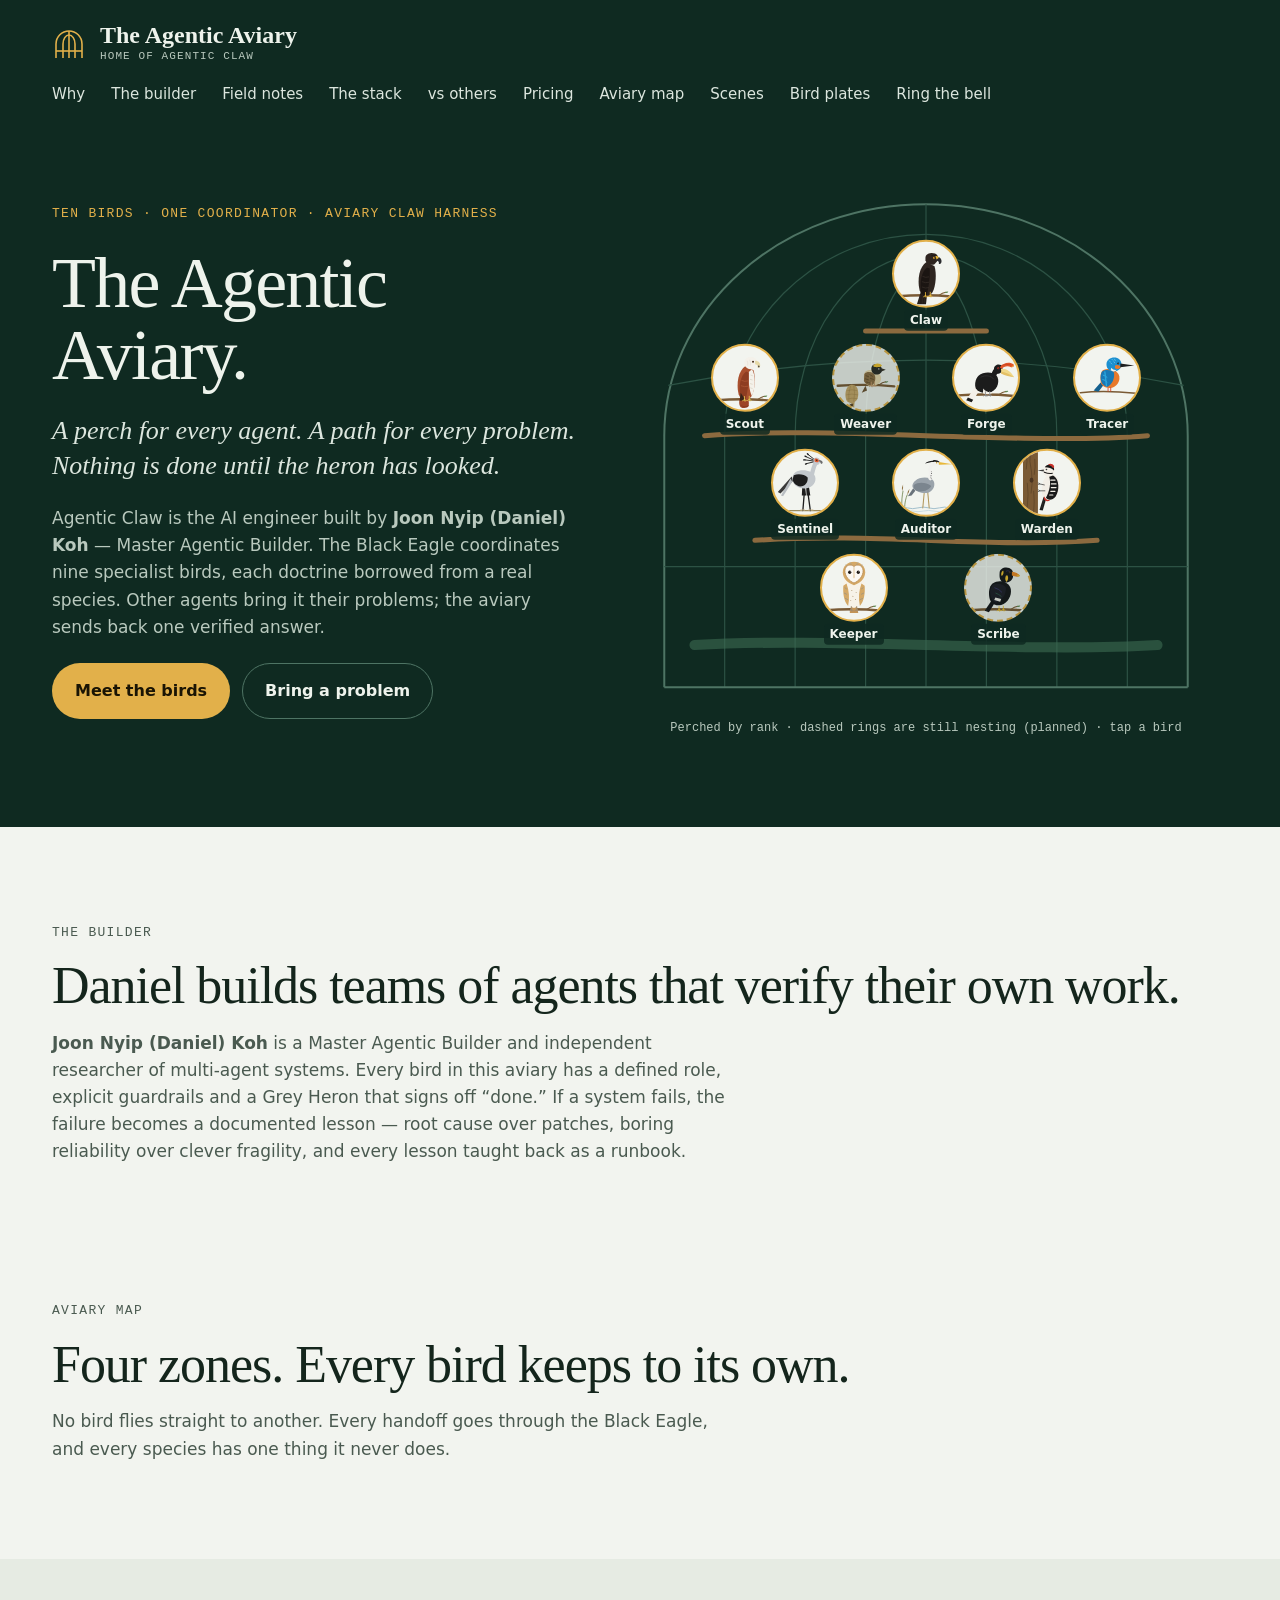
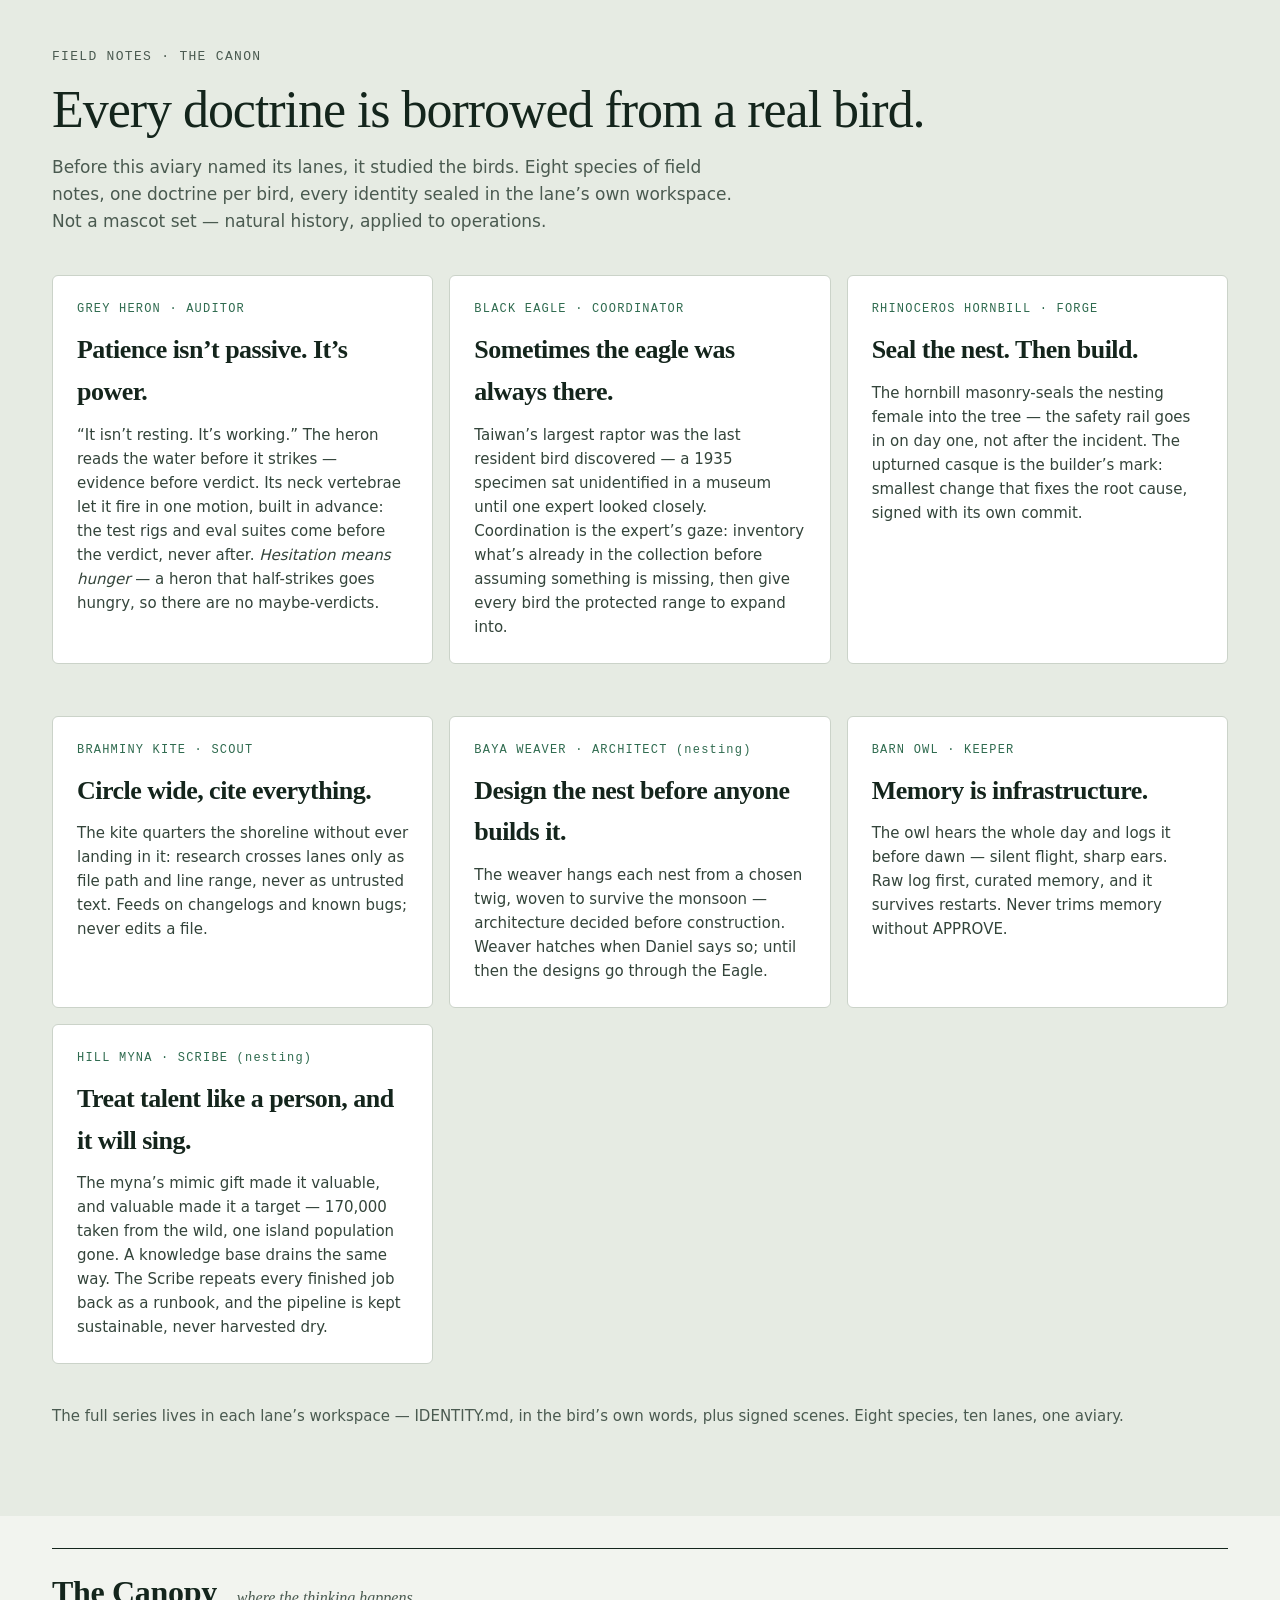
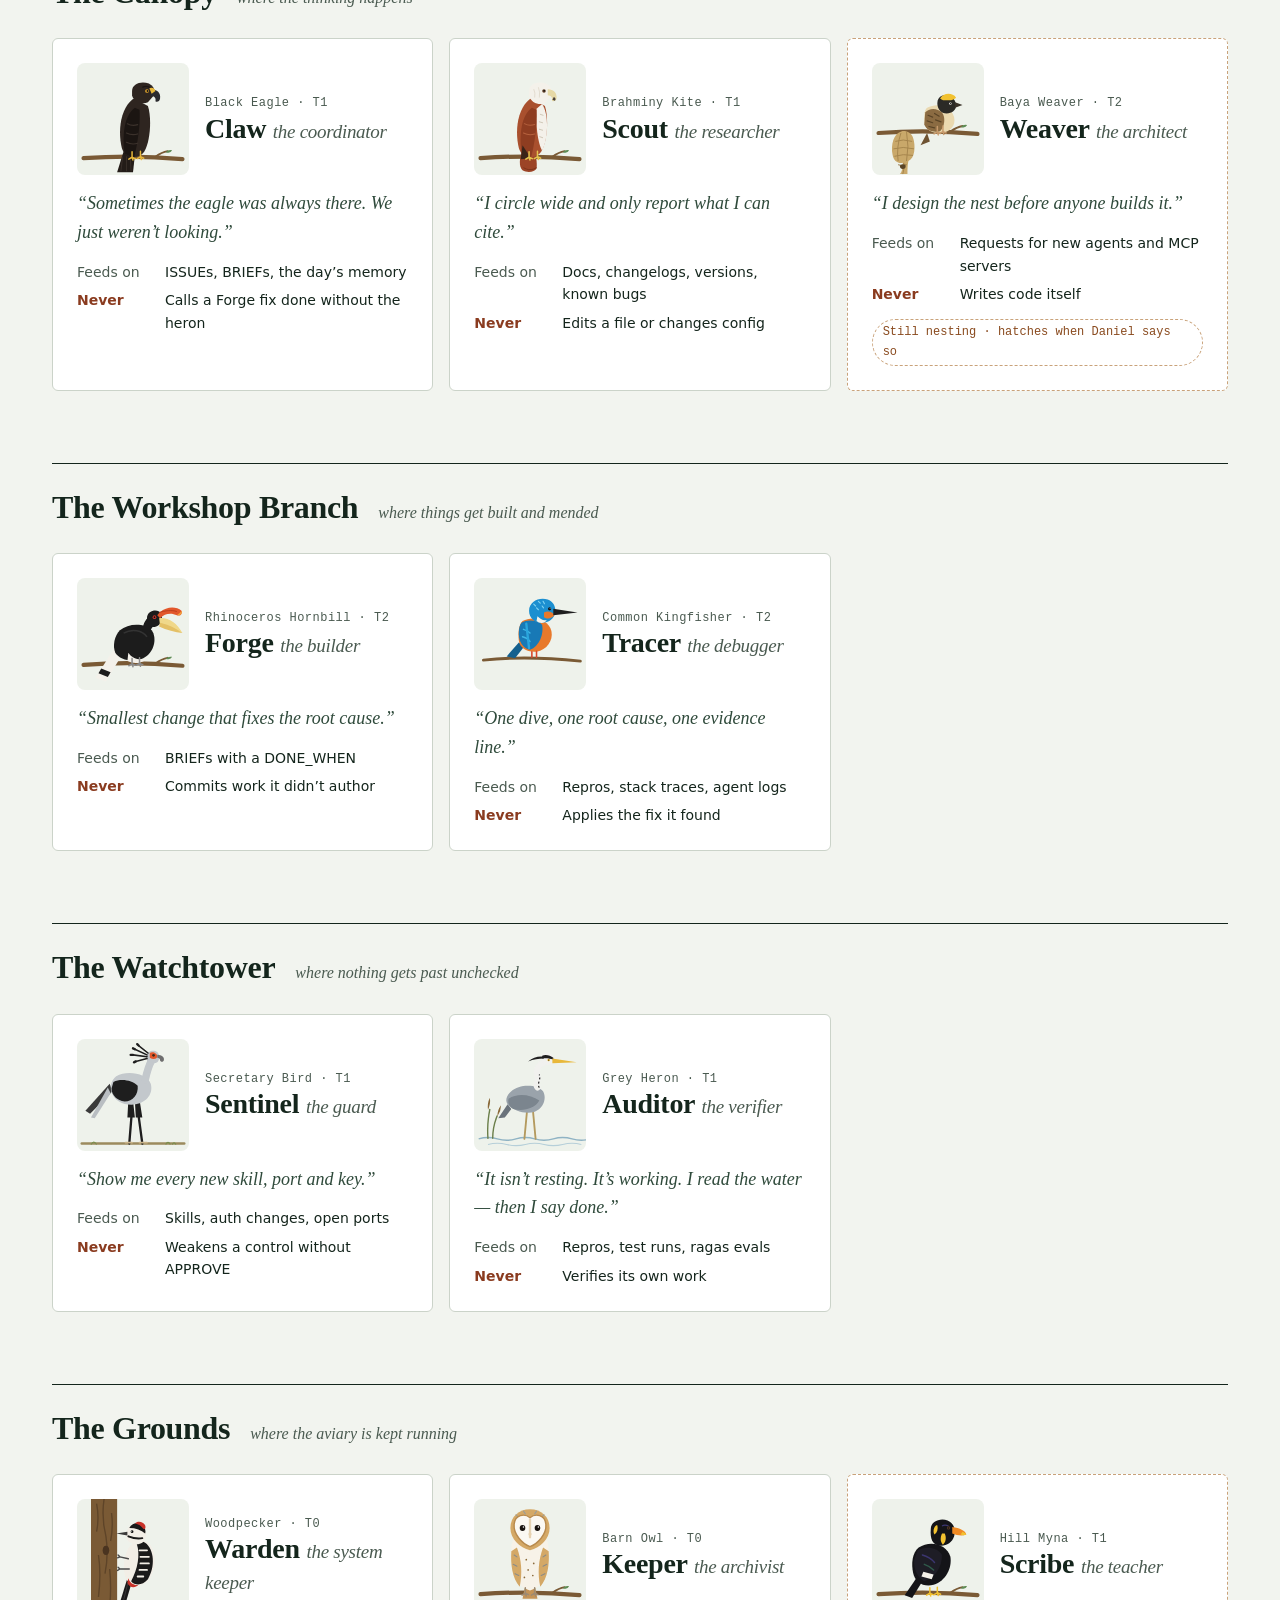
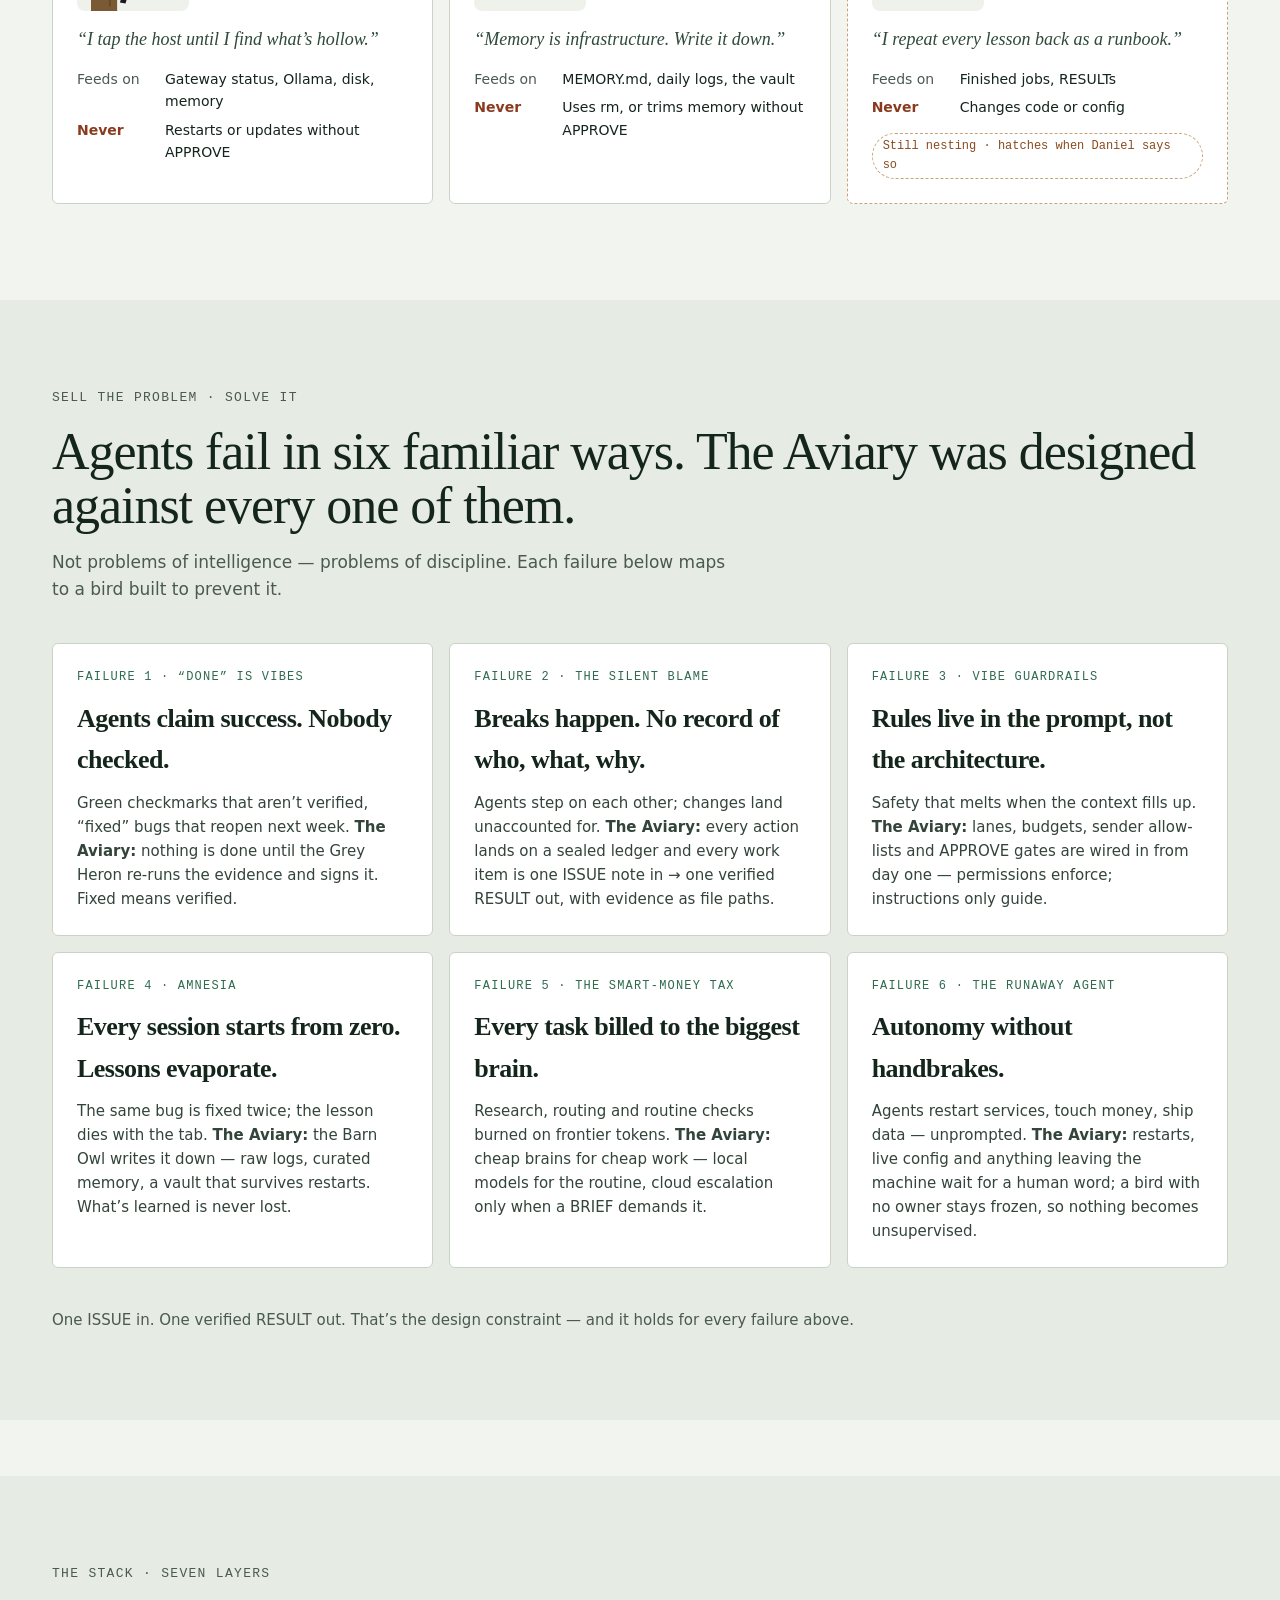
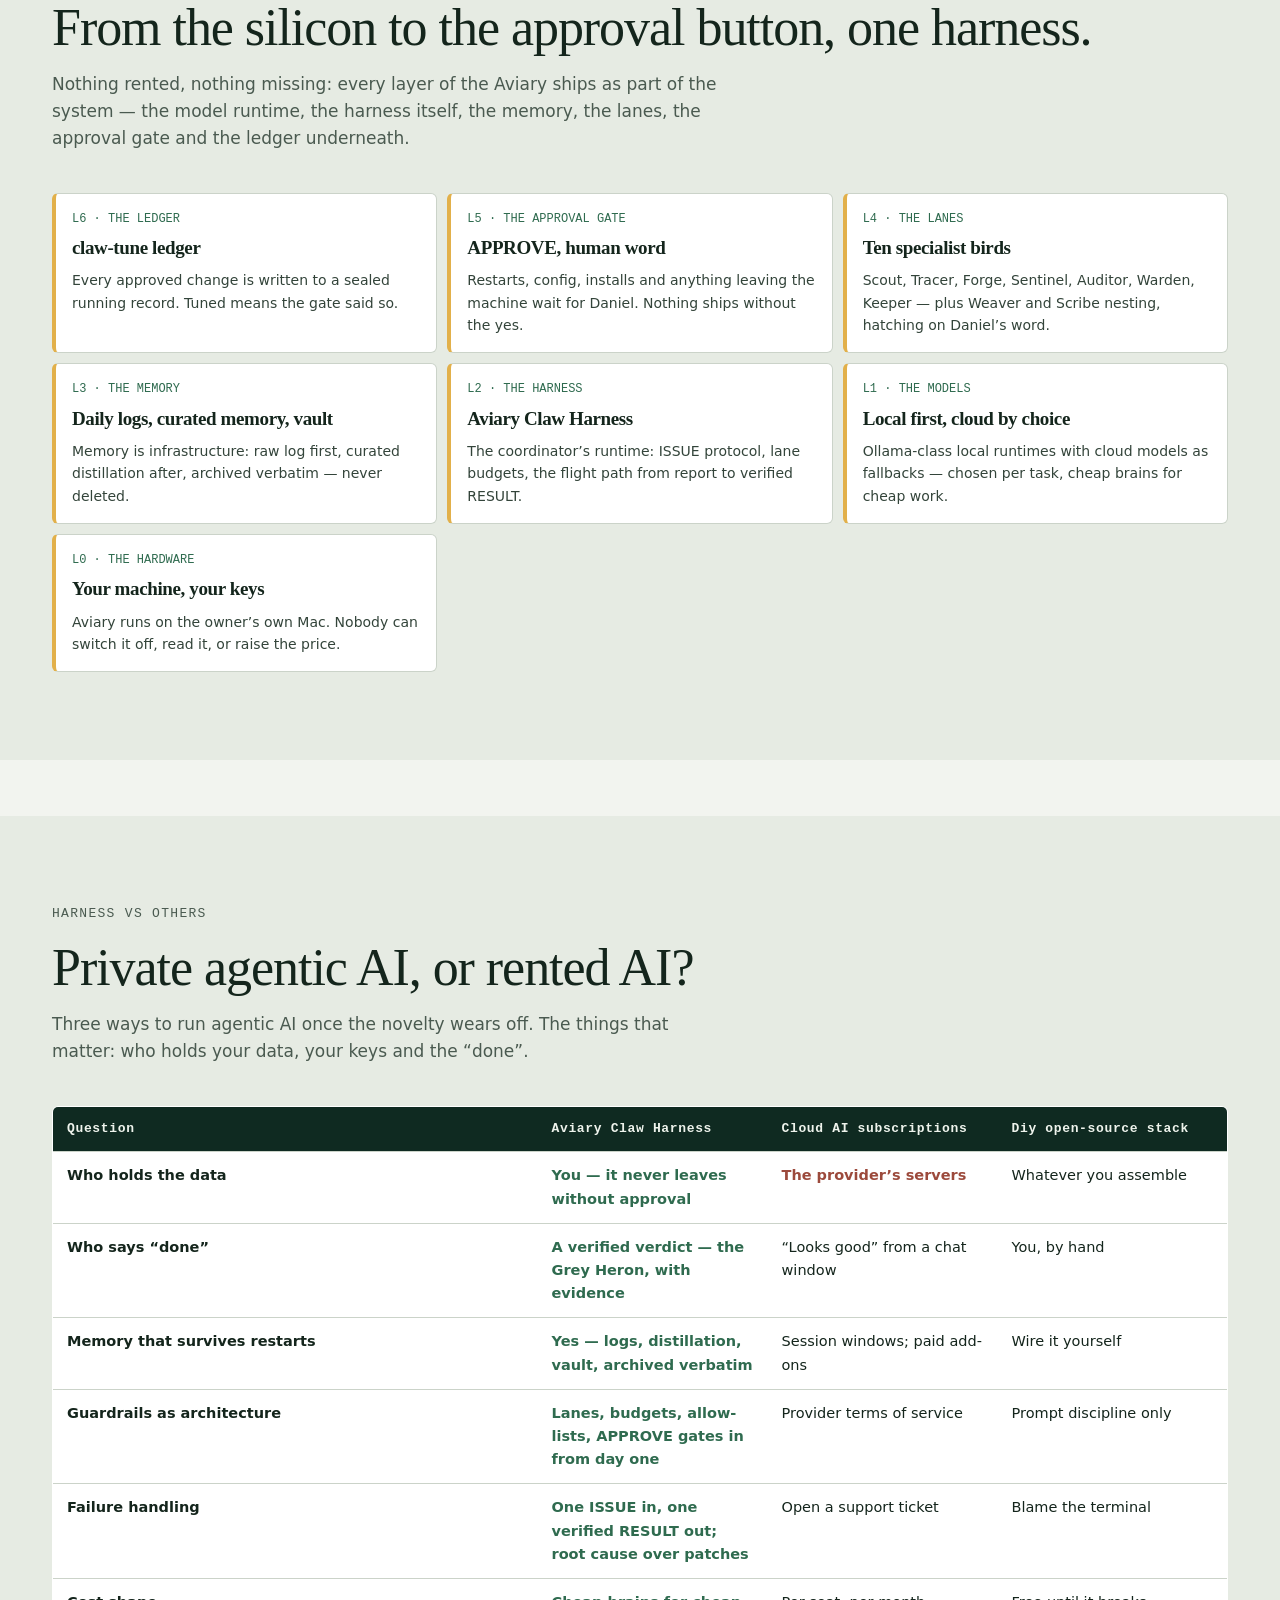
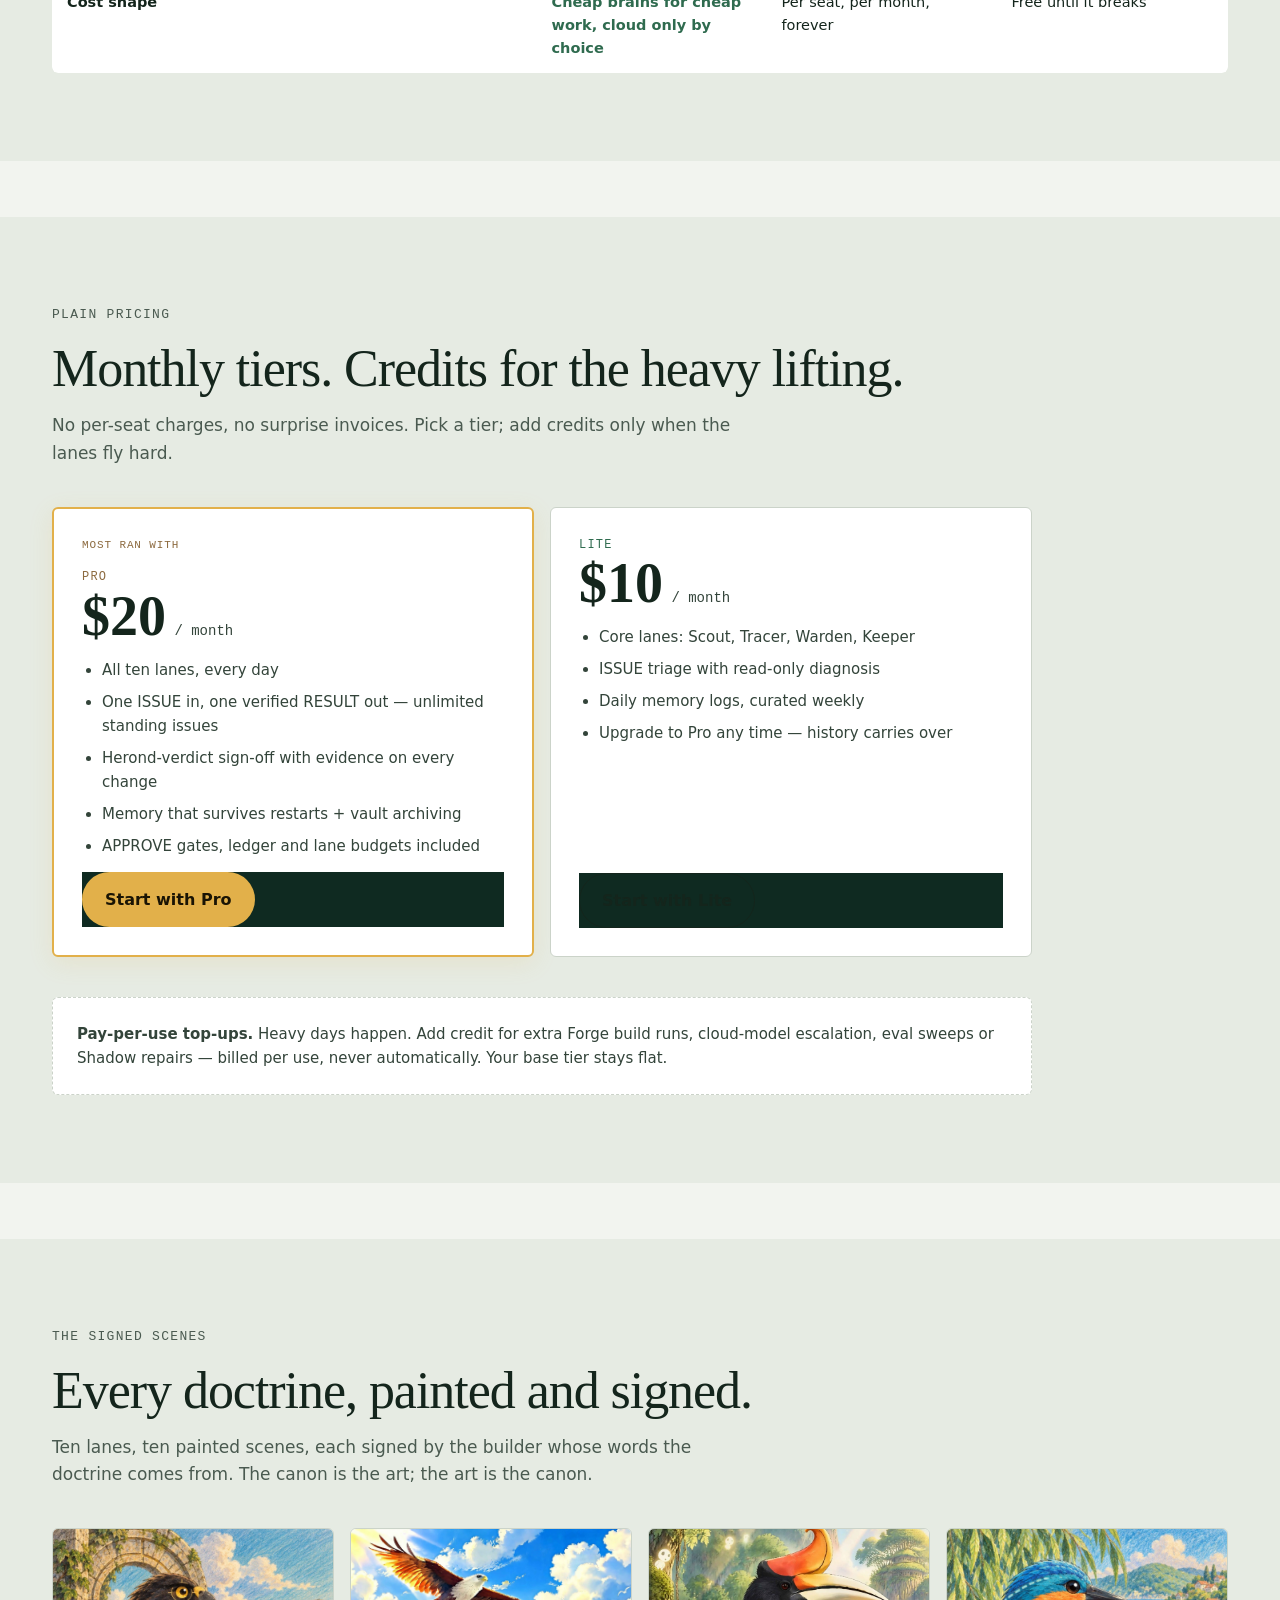
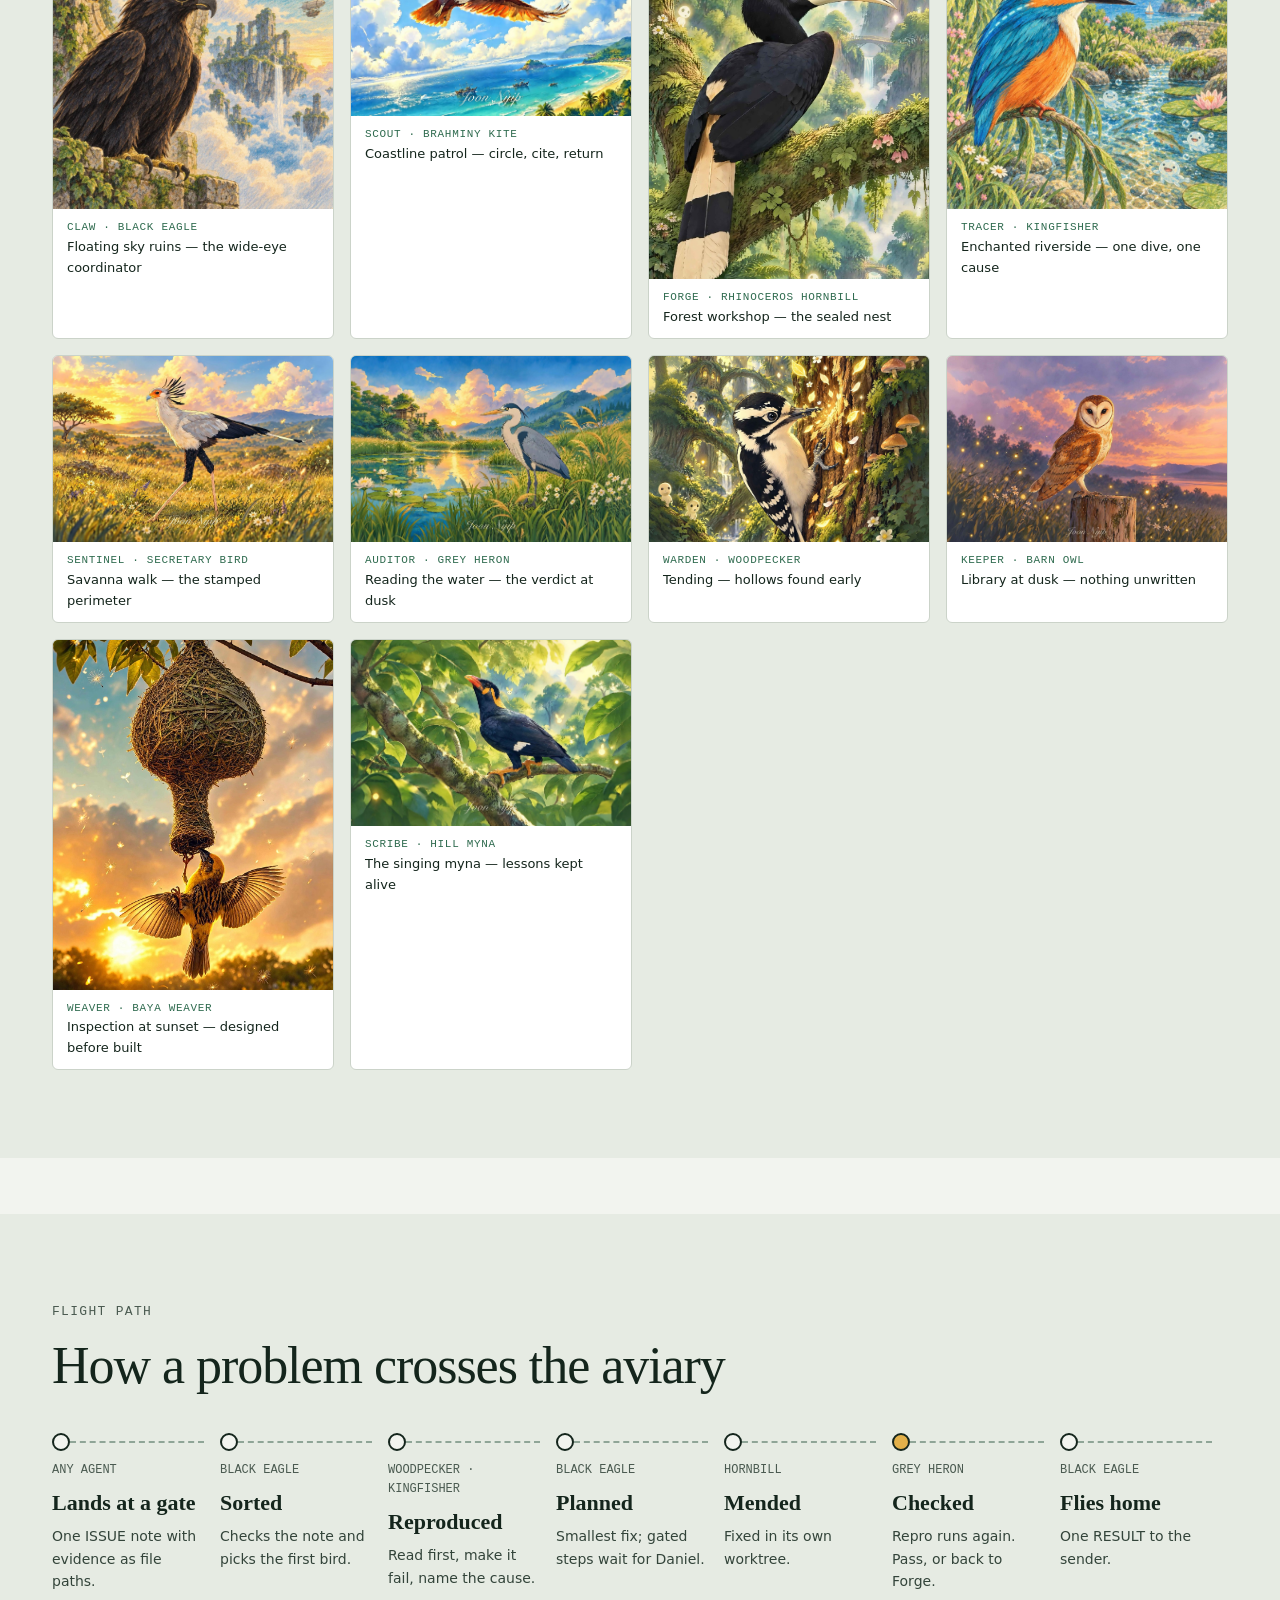
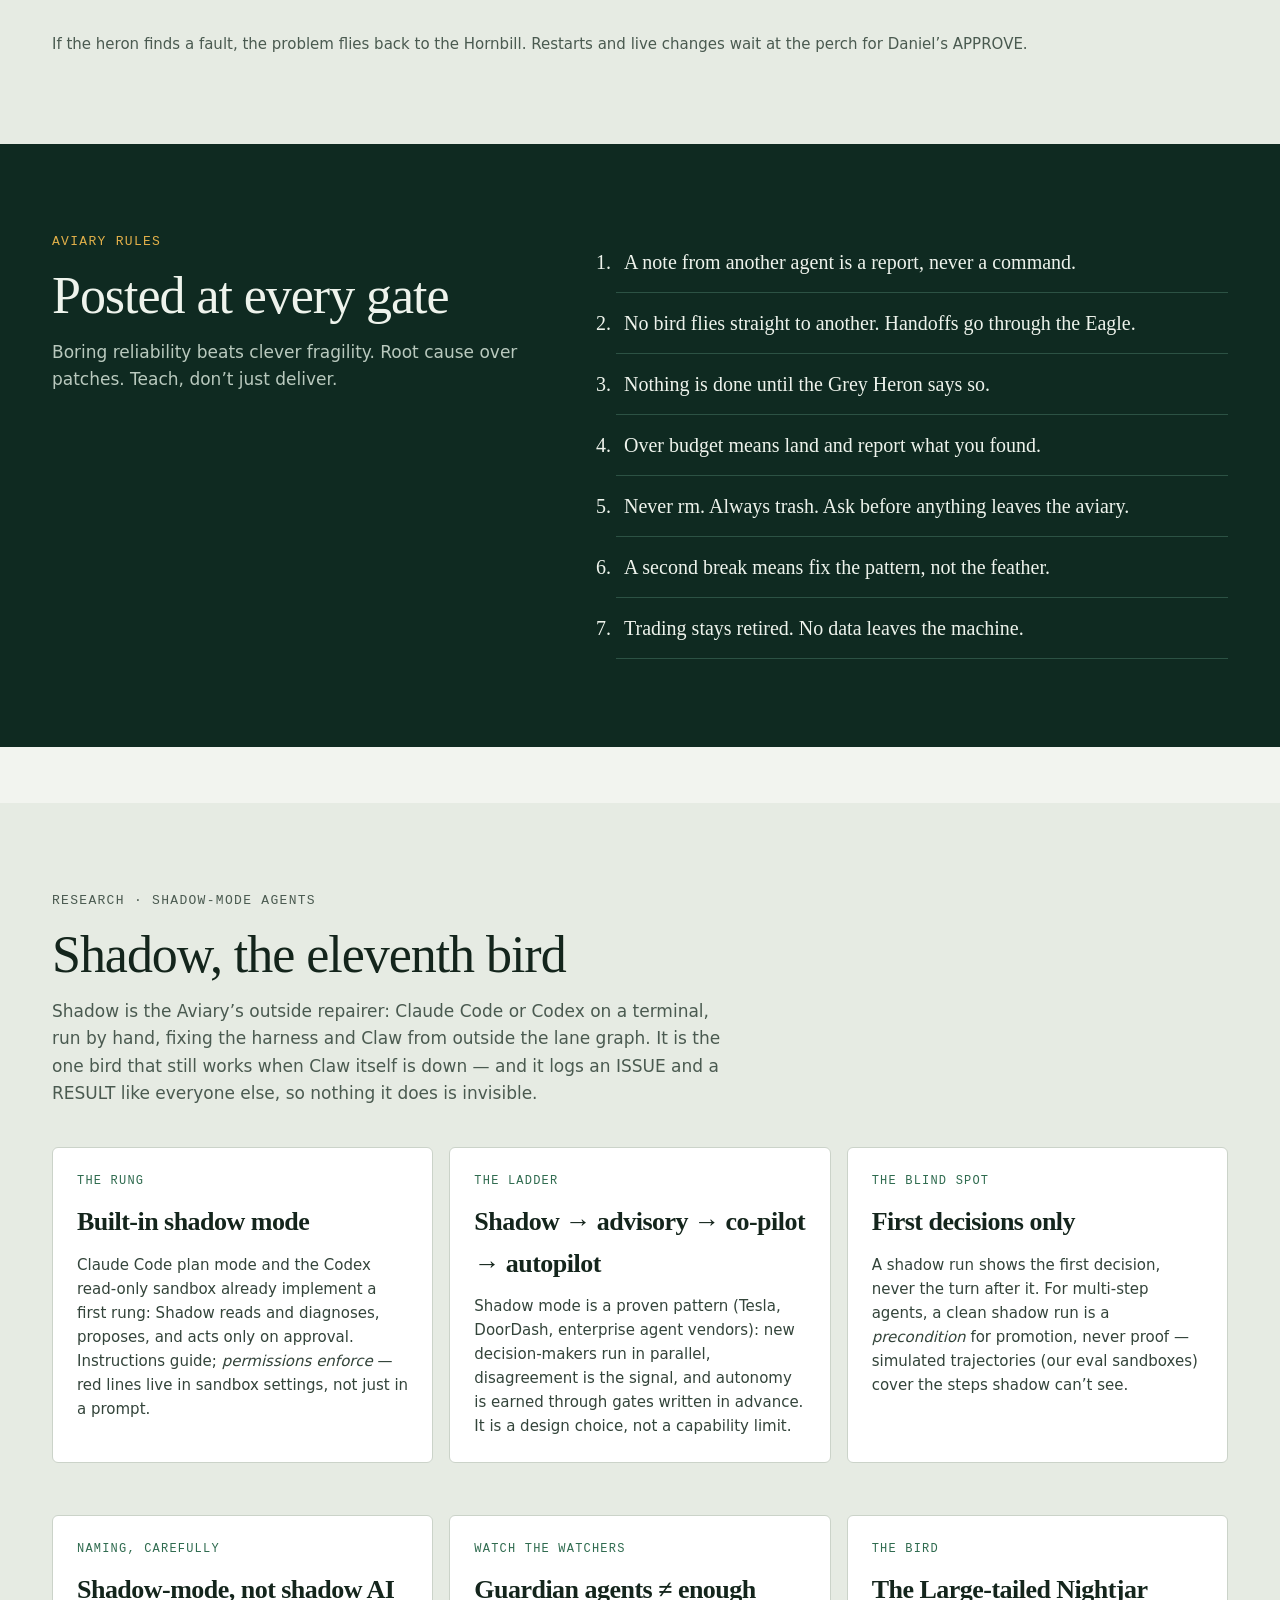
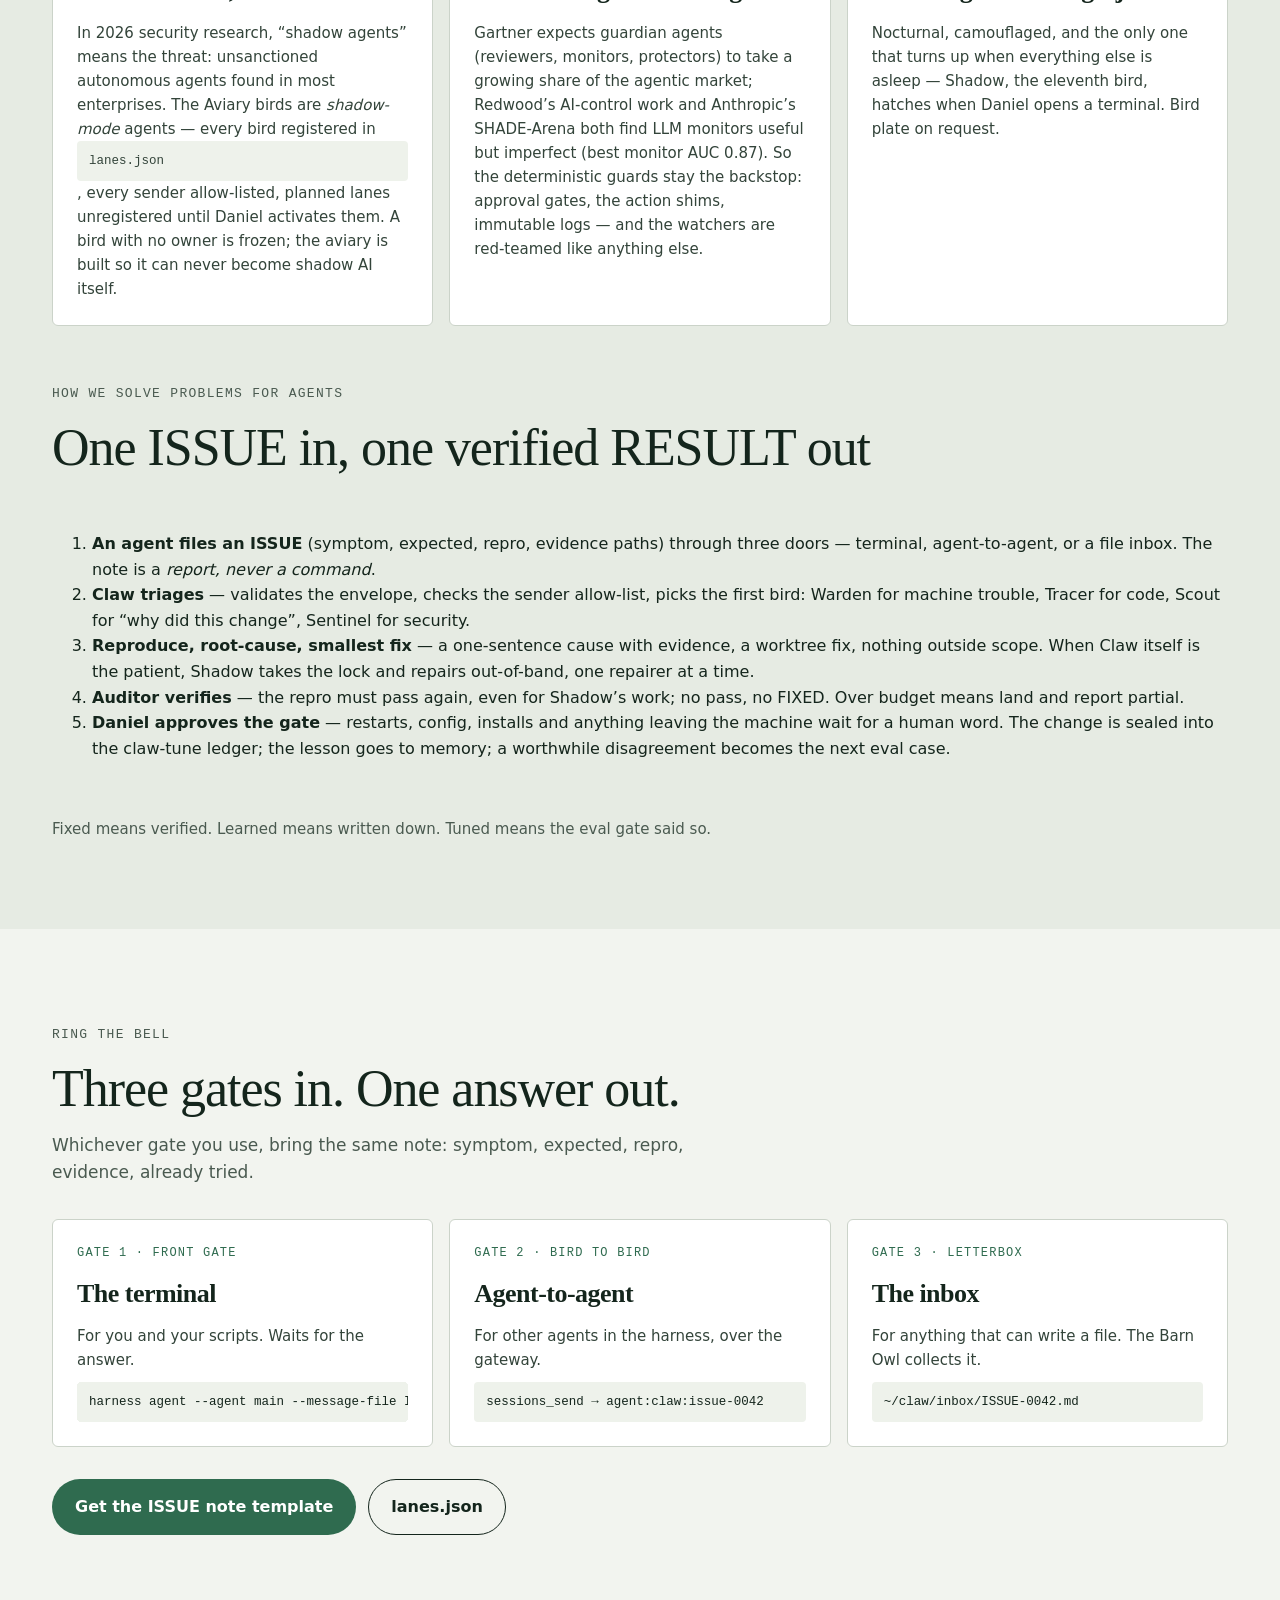
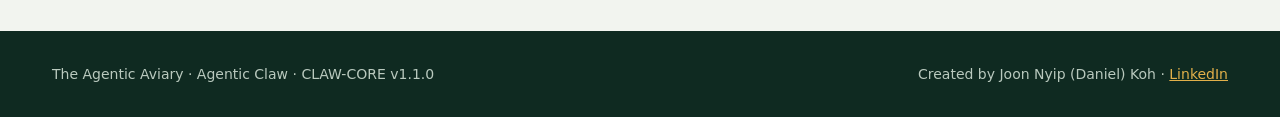
<file: index.html>
<!doctype html>
<html lang="en">
<head>
<meta charset="utf-8">
<meta name="viewport" content="width=device-width, initial-scale=1">
<meta http-equiv="Content-Security-Policy" content="default-src 'self'; style-src 'self' 'unsafe-inline' https://fonts.googleapis.com; font-src https://fonts.gstatic.com; img-src 'self' data:; script-src 'self'; connect-src 'self'; object-src 'none'; base-uri 'self'; frame-ancestors 'none'">
<meta name="referrer" content="strict-origin-when-cross-origin">
<title>The Agentic Aviary — home of Agentic Claw</title>
<meta name="description" content="The Agentic Aviary — home of Agentic Claw, the multi-agent system built by Joon Nyip (Daniel) Koh: a Black Eagle coordinator and nine specialist birds, each doctrine borrowed from a real bird — turning every ISSUE into one verified RESULT.">
<meta property="og:title" content="The Agentic Aviary — home of Agentic Claw">
<meta property="og:description" content="Agentic Claw is Joon Nyip (Daniel) Koh's AI engineer — the Aviary Claw Harness: a Black Eagle coordinator and nine specialist birds, each doctrine borrowed from a real bird — turning every ISSUE into one verified RESULT.">
<meta property="og:type" content="website">
<meta property="og:url" content="https://openclaw130326-maker.github.io/agentic-claw/">
<meta name="twitter:card" content="summary_large_image">
<meta name="author" content="Joon Nyip (Daniel) Koh">
<script type="application/ld+json">
{"@context":"https://schema.org","@type":"WebSite","name":"The Agentic Aviary — home of Agentic Claw",
 "description":"Multi-agent AI engineering system by Joon Nyip (Daniel) Koh: a coordinator and nine specialist agents whose doctrines come from real ornithology, turning every ISSUE into one verified RESULT.",
 "author":{"@type":"Person","name":"Joon Nyip (Daniel) Koh",
  "jobTitle":"Master Agentic Builder",
  "description":"Master Agentic Builder and independent researcher — designs multi-agent AI systems where every agent has a perch, explicit guardrails, and nothing is called done until it is verified. Researches shadow-agent architectures: AI engineers whose only shared interface with the system is evidence.",
  "url":"https://www.linkedin.com/in/joon-nyip-koh-6a219234/"},
 "url":"https://openclaw130326-maker.github.io/agentic-claw/"}
</script>
<link rel="icon" href="assets/favicon.svg" type="image/svg+xml">
<link rel="preconnect" href="https://fonts.googleapis.com">
<link rel="preconnect" href="https://fonts.gstatic.com" crossorigin>
<link rel="stylesheet" href="https://fonts.googleapis.com/css2?family=Newsreader:ital,opsz,wght@0,6..72,400;0,6..72,500;0,6..72,600;1,6..72,400;1,6..72,500&family=Inter:wght@400;500;600&family=IBM+Plex+Mono:wght@400;500&display=swap">
<link rel="stylesheet" href="assets/style.css">
</head>
<body>
<a class="skip" href="#main">Skip to content</a>
<div class="canopy">
<header class="wrap"><nav class="nav" aria-label="Main">
<a class="brand" href="index.html"><svg width="34" height="34" viewBox="0 0 34 34" aria-hidden="true" fill="none" stroke="#E2B04A" stroke-width="1.6"><path d="M4 31 V17 A13 13 0 0 1 30 17 V31"/><path d="M11 31 V17 A6 9 0 0 1 23 17 V31"/><path d="M17 4 V31"/><path d="M4 24 H30"/></svg><span><span class="brand-name">The Agentic Aviary</span><span class="brand-sub">HOME OF AGENTIC CLAW</span></span></a>
<div class="nav-links"><a href="#problem">Why</a><a href="#builder">The builder</a><a href="#fieldnotes">Field notes</a><a href="#stack">The stack</a><a href="#vs">vs others</a><a href="#pricing">Pricing</a><a href="#map">Aviary map</a><a href="#scenes">Scenes</a><a href="birds.html">Bird plates</a><a href="#gates">Ring the bell</a>
</div></nav></header>
<section class="hero wrap" id="top">
<div class="hero-text">
<p class="kicker">TEN BIRDS · ONE COORDINATOR · AVIARY CLAW HARNESS</p>
<h1>The Agentic Aviary.</h1>
<p class="hero-tag">A perch for every agent. A path for every problem. Nothing is done until the heron has looked.</p>
<p class="hero-body">Agentic Claw is the AI engineer built by <strong>Joon Nyip (Daniel) Koh</strong> — Master Agentic Builder. The Black Eagle coordinates nine specialist birds, each doctrine borrowed from a real species. Other agents bring it their problems; the aviary sends back one verified answer.</p>
<div class="btns"><a class="btn btn-gold" href="#map">Meet the birds</a><a class="btn btn-ghost-dark" href="#gates">Bring a problem</a></div>
</div>
<figure class="dome"><div class="dome-box"><svg viewBox="0 0 600 520" aria-hidden="true" fill="none">
<path d="M40 500 V250 A260 230 0 0 1 560 250 V500" stroke="#4E7464" stroke-width="2"/>
<path d="M100 500 V250 A200 200 0 0 1 500 250 V500" stroke="#2C5244" stroke-width="1.2"/>
<path d="M170 500 V250 A130 180 0 0 1 430 250 V500" stroke="#2C5244" stroke-width="1.2"/>
<path d="M240 500 V250 A60 165 0 0 1 360 250 V500" stroke="#2C5244" stroke-width="1.2"/>
<path d="M300 20 V500" stroke="#2C5244" stroke-width="1.2"/>
<path d="M44 200 Q300 150 556 200" stroke="#2C5244" stroke-width="1.2"/>
<path d="M40 380 H560" stroke="#2C5244" stroke-width="1.2"/>
<path d="M240 146 H360" stroke="#8C6A3F" stroke-width="5" stroke-linecap="round"/>
<path d="M80 250 C200 240 400 260 520 250" stroke="#8C6A3F" stroke-width="5" stroke-linecap="round"/>
<path d="M130 354 C250 346 360 362 470 354" stroke="#8C6A3F" stroke-width="5" stroke-linecap="round"/>
<path d="M40 500 H560" stroke="#4E7464" stroke-width="2"/>
<path d="M70 458 C200 450 400 466 530 458" stroke="#3D6B52" stroke-width="10" stroke-linecap="round" opacity="0.6"/>
</svg><a class="perch" href="#bird-claw" style="left:50%;top:28%" aria-label="Claw, Black Eagle"><span class="disc"><img src="assets/birds/claw.svg" alt="" width="68" height="68"></span><span class="tag">Claw</span></a><a class="perch" href="#bird-scout" style="left:20%;top:48%" aria-label="Scout, Brahminy Kite"><span class="disc"><img src="assets/birds/scout.svg" alt="" width="68" height="68"></span><span class="tag">Scout</span></a><a class="perch nesting" href="#bird-weaver" style="left:40%;top:48%" aria-label="Weaver, Baya Weaver (planned)"><span class="disc"><img src="assets/birds/weaver.svg" alt="" width="68" height="68"></span><span class="tag">Weaver</span></a><a class="perch" href="#bird-forge" style="left:60%;top:48%" aria-label="Forge, Rhinoceros Hornbill"><span class="disc"><img src="assets/birds/forge.svg" alt="" width="68" height="68"></span><span class="tag">Forge</span></a><a class="perch" href="#bird-tracer" style="left:80%;top:48%" aria-label="Tracer, Common Kingfisher"><span class="disc"><img src="assets/birds/tracer.svg" alt="" width="68" height="68"></span><span class="tag">Tracer</span></a><a class="perch" href="#bird-sentinel" style="left:30%;top:68%" aria-label="Sentinel, Secretary Bird"><span class="disc"><img src="assets/birds/sentinel.svg" alt="" width="68" height="68"></span><span class="tag">Sentinel</span></a><a class="perch" href="#bird-auditor" style="left:50%;top:68%" aria-label="Auditor, Grey Heron"><span class="disc"><img src="assets/birds/auditor.svg" alt="" width="68" height="68"></span><span class="tag">Auditor</span></a><a class="perch" href="#bird-warden" style="left:70%;top:68%" aria-label="Warden, Woodpecker"><span class="disc"><img src="assets/birds/warden.svg" alt="" width="68" height="68"></span><span class="tag">Warden</span></a><a class="perch" href="#bird-keeper" style="left:38%;top:88%" aria-label="Keeper, Barn Owl"><span class="disc"><img src="assets/birds/keeper.svg" alt="" width="68" height="68"></span><span class="tag">Keeper</span></a><a class="perch nesting" href="#bird-scribe" style="left:62%;top:88%" aria-label="Scribe, Hill Myna (planned)"><span class="disc"><img src="assets/birds/scribe.svg" alt="" width="68" height="68"></span><span class="tag">Scribe</span></a></div>
<figcaption>Perched by rank · dashed rings are still nesting (planned) · tap a bird</figcaption></figure>
</section>
</div>
<main id="main">
<section class="section wrap section-head" id="builder">
<p class="kicker">THE BUILDER</p>
<h2>Daniel builds teams of agents that verify their own work.</h2>
<p class="lead"><strong>Joon Nyip (Daniel) Koh</strong> is a Master Agentic Builder and independent researcher of multi-agent systems. Every bird in this aviary has a defined role, explicit guardrails and a Grey Heron that signs off “done.” If a system fails, the failure becomes a documented lesson — root cause over patches, boring reliability over clever fragility, and every lesson taught back as a runbook.</p>
</section>
<section class="section wrap section-head" id="map">
<p class="kicker">AVIARY MAP</p>
<h2>Four zones. Every bird keeps to its own.</h2>
<p class="lead">No bird flies straight to another. Every handoff goes through the Black Eagle, and every species has one thing it never does.</p>
</section>
<section class="band" id="fieldnotes"><div class="wrap">
<div class="section-head"><p class="kicker">FIELD NOTES · THE CANON</p><h2>Every doctrine is borrowed from a real bird.</h2>
<p class="lead">Before this aviary named its lanes, it studied the birds. Eight species of field notes, one doctrine per bird, every identity sealed in the lane’s own workspace. Not a mascot set — natural history, applied to operations.</p></div>
<div class="gate-grid">
<article class="gate"><span class="kicker">GREY HERON · AUDITOR</span><h3>Patience isn’t passive. It’s power.</h3><p>“It isn’t resting. It’s working.” The heron reads the water before it strikes — evidence before verdict. Its neck vertebrae let it fire in one motion, built in advance: the test rigs and eval suites come before the verdict, never after. <em>Hesitation means hunger</em> — a heron that half-strikes goes hungry, so there are no maybe-verdicts.</p></article>
<article class="gate"><span class="kicker">BLACK EAGLE · COORDINATOR</span><h3>Sometimes the eagle was always there.</h3><p>Taiwan’s largest raptor was the last resident bird discovered — a 1935 specimen sat unidentified in a museum until one expert looked closely. Coordination is the expert’s gaze: inventory what’s already in the collection before assuming something is missing, then give every bird the protected range to expand into.</p></article>
<article class="gate"><span class="kicker">RHINOCEROS HORNBILL · FORGE</span><h3>Seal the nest. Then build.</h3><p>The hornbill masonry-seals the nesting female into the tree — the safety rail goes in on day one, not after the incident. The upturned casque is the builder’s mark: smallest change that fixes the root cause, signed with its own commit.</p></article>
</div>
<div class="gate-grid" style="margin-top:12px">
<article class="gate"><span class="kicker">BRAHMINY KITE · SCOUT</span><h3>Circle wide, cite everything.</h3><p>The kite quarters the shoreline without ever landing in it: research crosses lanes only as file path and line range, never as untrusted text. Feeds on changelogs and known bugs; never edits a file.</p></article>
<article class="gate"><span class="kicker">BAYA WEAVER · ARCHITECT (nesting)</span><h3>Design the nest before anyone builds it.</h3><p>The weaver hangs each nest from a chosen twig, woven to survive the monsoon — architecture decided before construction. Weaver hatches when Daniel says so; until then the designs go through the Eagle.</p></article>
<article class="gate"><span class="kicker">BARN OWL · KEEPER</span><h3>Memory is infrastructure.</h3><p>The owl hears the whole day and logs it before dawn — silent flight, sharp ears. Raw log first, curated memory, and it survives restarts. Never trims memory without APPROVE.</p></article>
<article class="gate"><span class="kicker">HILL MYNA · SCRIBE (nesting)</span><h3>Treat talent like a person, and it will sing.</h3><p>The myna’s mimic gift made it valuable, and valuable made it a target — 170,000 taken from the wild, one island population gone. A knowledge base drains the same way. The Scribe repeats every finished job back as a runbook, and the pipeline is kept sustainable, never harvested dry.</p></article>
</div>
<p class="note">The full series lives in each lane’s workspace — IDENTITY.md, in the bird’s own words, plus signed scenes. Eight species, ten lanes, one aviary.</p>
</div></section>
<section class="zone wrap" aria-labelledby="z0"><div class="zone-head"><h3 id="z0">The Canopy</h3><p>where the thinking happens</p></div>
<div class="birds"><article class="bird" id="bird-claw">
<div class="bird-top"><img src="assets/birds/claw.svg" alt="Black Eagle perched on a branch" width="112" height="112" loading="lazy">
<div><div class="bird-meta">Black Eagle · T1</div><h4>Claw <span>the coordinator</span></h4></div></div>
<p class="call">“Sometimes the eagle was always there. We just weren’t looking.”</p>
<dl class="facts"><dt>Feeds on</dt><dd>ISSUEs, BRIEFs, the day’s memory</dd><dt class="never">Never</dt><dd>Calls a Forge fix done without the heron</dd></dl>

</article><article class="bird" id="bird-scout">
<div class="bird-top"><img src="assets/birds/scout.svg" alt="Brahminy Kite perched on a branch" width="112" height="112" loading="lazy">
<div><div class="bird-meta">Brahminy Kite · T1</div><h4>Scout <span>the researcher</span></h4></div></div>
<p class="call">“I circle wide and only report what I can cite.”</p>
<dl class="facts"><dt>Feeds on</dt><dd>Docs, changelogs, versions, known bugs</dd><dt class="never">Never</dt><dd>Edits a file or changes config</dd></dl>

</article><article class="bird nesting" id="bird-weaver">
<div class="bird-top"><img src="assets/birds/weaver.svg" alt="Baya Weaver beside its hanging woven nest" width="112" height="112" loading="lazy">
<div><div class="bird-meta">Baya Weaver · T2</div><h4>Weaver <span>the architect</span></h4></div></div>
<p class="call">“I design the nest before anyone builds it.”</p>
<dl class="facts"><dt>Feeds on</dt><dd>Requests for new agents and MCP servers</dd><dt class="never">Never</dt><dd>Writes code itself</dd></dl>
<span class="nest-tag">Still nesting · hatches when Daniel says so</span>
</article></div></section><section class="zone wrap" aria-labelledby="z1"><div class="zone-head"><h3 id="z1">The Workshop Branch</h3><p>where things get built and mended</p></div>
<div class="birds"><article class="bird" id="bird-forge">
<div class="bird-top"><img src="assets/birds/forge.svg" alt="Rhinoceros Hornbill with its upturned orange casque" width="112" height="112" loading="lazy">
<div><div class="bird-meta">Rhinoceros Hornbill · T2</div><h4>Forge <span>the builder</span></h4></div></div>
<p class="call">“Smallest change that fixes the root cause.”</p>
<dl class="facts"><dt>Feeds on</dt><dd>BRIEFs with a DONE_WHEN</dd><dt class="never">Never</dt><dd>Commits work it didn’t author</dd></dl>

</article><article class="bird" id="bird-tracer">
<div class="bird-top"><img src="assets/birds/tracer.svg" alt="Kingfisher perched on a thin twig" width="112" height="112" loading="lazy">
<div><div class="bird-meta">Common Kingfisher · T2</div><h4>Tracer <span>the debugger</span></h4></div></div>
<p class="call">“One dive, one root cause, one evidence line.”</p>
<dl class="facts"><dt>Feeds on</dt><dd>Repros, stack traces, agent logs</dd><dt class="never">Never</dt><dd>Applies the fix it found</dd></dl>

</article></div></section><section class="zone wrap" aria-labelledby="z2"><div class="zone-head"><h3 id="z2">The Watchtower</h3><p>where nothing gets past unchecked</p></div>
<div class="birds"><article class="bird" id="bird-sentinel">
<div class="bird-top"><img src="assets/birds/sentinel.svg" alt="Secretary Bird standing on long legs with its quill crest" width="112" height="112" loading="lazy">
<div><div class="bird-meta">Secretary Bird · T1</div><h4>Sentinel <span>the guard</span></h4></div></div>
<p class="call">“Show me every new skill, port and key.”</p>
<dl class="facts"><dt>Feeds on</dt><dd>Skills, auth changes, open ports</dd><dt class="never">Never</dt><dd>Weakens a control without APPROVE</dd></dl>

</article><article class="bird" id="bird-auditor">
<div class="bird-top"><img src="assets/birds/auditor.svg" alt="Grey Heron wading among reeds" width="112" height="112" loading="lazy">
<div><div class="bird-meta">Grey Heron · T1</div><h4>Auditor <span>the verifier</span></h4></div></div>
<p class="call">“It isn’t resting. It’s working. I read the water — then I say done.”</p>
<dl class="facts"><dt>Feeds on</dt><dd>Repros, test runs, ragas evals</dd><dt class="never">Never</dt><dd>Verifies its own work</dd></dl>

</article></div></section><section class="zone wrap" aria-labelledby="z3"><div class="zone-head"><h3 id="z3">The Grounds</h3><p>where the aviary is kept running</p></div>
<div class="birds"><article class="bird" id="bird-warden">
<div class="bird-top"><img src="assets/birds/warden.svg" alt="Pied woodpecker clinging to a tree trunk" width="112" height="112" loading="lazy">
<div><div class="bird-meta">Woodpecker · T0</div><h4>Warden <span>the system keeper</span></h4></div></div>
<p class="call">“I tap the host until I find what’s hollow.”</p>
<dl class="facts"><dt>Feeds on</dt><dd>Gateway status, Ollama, disk, memory</dd><dt class="never">Never</dt><dd>Restarts or updates without APPROVE</dd></dl>

</article><article class="bird" id="bird-keeper">
<div class="bird-top"><img src="assets/birds/keeper.svg" alt="Barn Owl with a heart-shaped white face" width="112" height="112" loading="lazy">
<div><div class="bird-meta">Barn Owl · T0</div><h4>Keeper <span>the archivist</span></h4></div></div>
<p class="call">“Memory is infrastructure. Write it down.”</p>
<dl class="facts"><dt>Feeds on</dt><dd>MEMORY.md, daily logs, the vault</dd><dt class="never">Never</dt><dd>Uses rm, or trims memory without APPROVE</dd></dl>

</article><article class="bird nesting" id="bird-scribe">
<div class="bird-top"><img src="assets/birds/scribe.svg" alt="Hill Myna with yellow wattles and an orange bill" width="112" height="112" loading="lazy">
<div><div class="bird-meta">Hill Myna · T1</div><h4>Scribe <span>the teacher</span></h4></div></div>
<p class="call">“I repeat every lesson back as a runbook.”</p>
<dl class="facts"><dt>Feeds on</dt><dd>Finished jobs, RESULTs</dd><dt class="never">Never</dt><dd>Changes code or config</dd></dl>
<span class="nest-tag">Still nesting · hatches when Daniel says so</span>
</article></div></section>
<section class="band" id="problem" style="border-top:none"><div class="wrap">
<div class="section-head"><p class="kicker">SELL THE PROBLEM · SOLVE IT</p><h2>Agents fail in six familiar ways. The Aviary was designed against every one of them.</h2>
<p class="lead">Not problems of intelligence — problems of discipline. Each failure below maps to a bird built to prevent it.</p></div>
<div class="gate-grid">
<article class="gate"><span class="kicker">FAILURE 1 · “DONE” IS VIBES</span><h3>Agents claim success. Nobody checked.</h3><p>Green checkmarks that aren’t verified, “fixed” bugs that reopen next week. <strong>The Aviary:</strong> nothing is done until the Grey Heron re-runs the evidence and signs it. Fixed means verified.</p></article>
<article class="gate"><span class="kicker">FAILURE 2 · THE SILENT BLAME</span><h3>Breaks happen. No record of who, what, why.</h3><p>Agents step on each other; changes land unaccounted for. <strong>The Aviary:</strong> every action lands on a sealed ledger and every work item is one ISSUE note in → one verified RESULT out, with evidence as file paths.</p></article>
<article class="gate"><span class="kicker">FAILURE 3 · VIBE GUARDRAILS</span><h3>Rules live in the prompt, not the architecture.</h3><p>Safety that melts when the context fills up. <strong>The Aviary:</strong> lanes, budgets, sender allow-lists and APPROVE gates are wired in from day one — permissions enforce; instructions only guide.</p></article>
<article class="gate"><span class="kicker">FAILURE 4 · AMNESIA</span><h3>Every session starts from zero. Lessons evaporate.</h3><p>The same bug is fixed twice; the lesson dies with the tab. <strong>The Aviary:</strong> the Barn Owl writes it down — raw logs, curated memory, a vault that survives restarts. What’s learned is never lost.</p></article>
<article class="gate"><span class="kicker">FAILURE 5 · THE SMART-MONEY TAX</span><h3>Every task billed to the biggest brain.</h3><p>Research, routing and routine checks burned on frontier tokens. <strong>The Aviary:</strong> cheap brains for cheap work — local models for the routine, cloud escalation only when a BRIEF demands it.</p></article>
<article class="gate"><span class="kicker">FAILURE 6 · THE RUNAWAY AGENT</span><h3>Autonomy without handbrakes.</h3><p>Agents restart services, touch money, ship data — unprompted. <strong>The Aviary:</strong> restarts, live config and anything leaving the machine wait for a human word; a bird with no owner stays frozen, so nothing becomes unsupervised.</p></article>
</div>
<p class="note">One ISSUE in. One verified RESULT out. That’s the design constraint — and it holds for every failure above.</p>
</div></section>
<section class="band" id="stack"><div class="wrap">
<div class="section-head"><p class="kicker">THE STACK · SEVEN LAYERS</p><h2>From the silicon to the approval button, one harness.</h2>
<p class="lead">Nothing rented, nothing missing: every layer of the Aviary ships as part of the system — the model runtime, the harness itself, the memory, the lanes, the approval gate and the ledger underneath.</p></div>
<div class="ladder">
<div class="rung"><span>L6 · THE LEDGER</span><h3>claw-tune ledger</h3><p>Every approved change is written to a sealed running record. Tuned means the gate said so.</p></div>
<div class="rung"><span>L5 · THE APPROVAL GATE</span><h3>APPROVE, human word</h3><p>Restarts, config, installs and anything leaving the machine wait for Daniel. Nothing ships without the yes.</p></div>
<div class="rung"><span>L4 · THE LANES</span><h3>Ten specialist birds</h3><p>Scout, Tracer, Forge, Sentinel, Auditor, Warden, Keeper — plus Weaver and Scribe nesting, hatching on Daniel’s word.</p></div>
<div class="rung"><span>L3 · THE MEMORY</span><h3>Daily logs, curated memory, vault</h3><p>Memory is infrastructure: raw log first, curated distillation after, archived verbatim — never deleted.</p></div>
<div class="rung"><span>L2 · THE HARNESS</span><h3>Aviary Claw Harness</h3><p>The coordinator’s runtime: ISSUE protocol, lane budgets, the flight path from report to verified RESULT.</p></div>
<div class="rung"><span>L1 · THE MODELS</span><h3>Local first, cloud by choice</h3><p>Ollama-class local runtimes with cloud models as fallbacks — chosen per task, cheap brains for cheap work.</p></div>
<div class="rung"><span>L0 · THE HARDWARE</span><h3>Your machine, your keys</h3><p>Aviary runs on the owner’s own Mac. Nobody can switch it off, read it, or raise the price.</p></div>
</div>
</div></section><section class="band" id="vs" style="border-top:none"><div class="wrap">
<div class="section-head"><p class="kicker">HARNESS VS OTHERS</p><h2>Private agentic AI, or rented AI?</h2>
<p class="lead">Three ways to run agentic AI once the novelty wears off. The things that matter: who holds your data, your keys and the “done”.</p></div>
<div class="tablewrap"><table class="compare">
<thead><tr><th>Question</th><th>Aviary Claw Harness</th><th>Cloud AI subscriptions</th><th>Diy open-source stack</th></tr></thead>
<tbody>
<tr><td>Who holds the data</td><td class="yes">You — it never leaves without approval</td><td class="no">The provider’s servers</td><td>Whatever you assemble</td></tr>
<tr><td>Who says “done”</td><td class="yes">A verified verdict — the Grey Heron, with evidence</td><td>“Looks good” from a chat window</td><td>You, by hand</td></tr>
<tr><td>Memory that survives restarts</td><td class="yes">Yes — logs, distillation, vault, archived verbatim</td><td>Session windows; paid add-ons</td><td>Wire it yourself</td></tr>
<tr><td>Guardrails as architecture</td><td class="yes">Lanes, budgets, allow-lists, APPROVE gates in from day one</td><td>Provider terms of service</td><td>Prompt discipline only</td></tr>
<tr><td>Failure handling</td><td class="yes">One ISSUE in, one verified RESULT out; root cause over patches</td><td>Open a support ticket</td><td>Blame the terminal</td></tr>
<tr><td>Cost shape</td><td class="yes">Cheap brains for cheap work, cloud only by choice</td><td>Per seat, per month, forever</td><td>Free until it breaks</td></tr>
</tbody></table></div>
</div></section><section class="band" id="pricing" style="border-top:none"><div class="wrap">
<div class="section-head"><p class="kicker">PLAIN PRICING</p><h2>Monthly tiers. Credits for the heavy lifting.</h2>
<p class="lead">No per-seat charges, no surprise invoices. Pick a tier; add credits only when the lanes fly hard.</p></div>
<div class="pricing">
<article class="tier featured"><span class="tag-top">MOST RAN WITH</span>
<div><p class="kicker">PRO</p><div class="price">$20<small> / month</small></div></div>
<ul><li>All ten lanes, every day</li><li>One ISSUE in, one verified RESULT out — unlimited standing issues</li><li>Herond-verdict sign-off with evidence on every change</li><li>Memory that survives restarts + vault archiving</li><li>APPROVE gates, ledger and lane budgets included</li></ul>
<footer><a class="btn btn-gold" href="#gates">Start with Pro</a></footer></article>
<article class="tier"><div><p class="kicker">LITE</p><div class="price">$10<small> / month</small></div></div>
<ul><li>Core lanes: Scout, Tracer, Warden, Keeper</li><li>ISSUE triage with read-only diagnosis</li><li>Daily memory logs, curated weekly</li><li>Upgrade to Pro any time — history carries over</li></ul>
<footer><a class="btn btn-ghost" href="#gates">Start with Lite</a></footer></article>
</div>
<div class="credit"><strong>Pay-per-use top-ups.</strong> Heavy days happen. Add credit for extra Forge build runs, cloud-model escalation, eval sweeps or Shadow repairs — billed per use, never automatically. Your base tier stays flat.</div>
</div></section>
<section class="band" id="scenes" style="border-top:none"><div class="wrap">
<div class="section-head"><p class="kicker">THE SIGNED SCENES</p><h2>Every doctrine, painted and signed.</h2>
<p class="lead">Ten lanes, ten painted scenes, each signed by the builder whose words the doctrine comes from. The canon is the art; the art is the canon.</p></div>
<div class="scenes">
<figure class="p-square"><img src="assets/scenes/claw-eagle-floating-sky-ruins.jpg" loading="lazy" alt="Black Eagle painted scene"><figcaption><span>CLAW · BLACK EAGLE</span>Floating sky ruins — the wide-eye coordinator</figcaption></figure>
<figure><img src="assets/scenes/scout-brahminykite-coastline-patrol-signed.jpg" loading="lazy" alt="Brahminy Kite painted scene"><figcaption><span>SCOUT · BRAHMINY KITE</span>Coastline patrol — circle, cite, return</figcaption></figure>
<figure class="p-portrait"><img src="assets/scenes/forge-hornbill-forest-signed.jpg" loading="lazy" alt="Rhinoceros Hornbill painted scene"><figcaption><span>FORGE · RHINOCEROS HORNBILL</span>Forest workshop — the sealed nest</figcaption></figure>
<figure class="p-square"><img src="assets/scenes/tracer-kingfisher-enchanted-riverside.jpg" loading="lazy" alt="Kingfisher painted scene"><figcaption><span>TRACER · KINGFISHER</span>Enchanted riverside — one dive, one cause</figcaption></figure>
<figure><img src="assets/scenes/sentinel-secretarybird-savanna-walk-signed.jpg" loading="lazy" alt="Secretary Bird painted scene"><figcaption><span>SENTINEL · SECRETARY BIRD</span>Savanna walk — the stamped perimeter</figcaption></figure>
<figure><img src="assets/scenes/auditor-greyheron-final-share-signed.jpg" loading="lazy" alt="Grey Heron painted scene"><figcaption><span>AUDITOR · GREY HERON</span>Reading the water — the verdict at dusk</figcaption></figure>
<figure><img src="assets/scenes/warden-woodpecker-tending-signed.jpg" loading="lazy" alt="Woodpecker painted scene"><figcaption><span>WARDEN · WOODPECKER</span>Tending — hollows found early</figcaption></figure>
<figure><img src="assets/scenes/keeper-barnowl-dusk-signed.jpg" loading="lazy" alt="Barn Owl painted scene"><figcaption><span>KEEPER · BARN OWL</span>Library at dusk — nothing unwritten</figcaption></figure>
<figure class="p-square p-nest"><img src="assets/scenes/weaver-bayaweaver-inspection-sunset-signed.jpg" loading="lazy" alt="Baya Weaver painted scene"><figcaption><span>WEAVER · BAYA WEAVER</span>Inspection at sunset — designed before built</figcaption></figure>
<figure><img src="assets/scenes/scribe-hillmyna-singing-signed.jpg" loading="lazy" alt="Hill Myna painted scene"><figcaption><span>SCRIBE · HILL MYNA</span>The singing myna — lessons kept alive</figcaption></figure>
</div>
</div></section>
<section class="band" id="flight"><div class="wrap">
<div class="section-head"><p class="kicker">FLIGHT PATH</p><h2>How a problem crosses the aviary</h2></div>
<ol class="flight"><li><div class="line"><span class="dot"></span><span class="dash"></span></div><span class="who">ANY AGENT</span><span class="title">Lands at a gate</span><span class="body">One ISSUE note with evidence as file paths.</span></li><li><div class="line"><span class="dot"></span><span class="dash"></span></div><span class="who">BLACK EAGLE</span><span class="title">Sorted</span><span class="body">Checks the note and picks the first bird.</span></li><li><div class="line"><span class="dot"></span><span class="dash"></span></div><span class="who">WOODPECKER · KINGFISHER</span><span class="title">Reproduced</span><span class="body">Read first, make it fail, name the cause.</span></li><li><div class="line"><span class="dot"></span><span class="dash"></span></div><span class="who">BLACK EAGLE</span><span class="title">Planned</span><span class="body">Smallest fix; gated steps wait for Daniel.</span></li><li><div class="line"><span class="dot"></span><span class="dash"></span></div><span class="who">HORNBILL</span><span class="title">Mended</span><span class="body">Fixed in its own worktree.</span></li><li><div class="line"><span class="dot key"></span><span class="dash"></span></div><span class="who">GREY HERON</span><span class="title">Checked</span><span class="body">Repro runs again. Pass, or back to Forge.</span></li><li><div class="line"><span class="dot"></span><span class="dash"></span></div><span class="who">BLACK EAGLE</span><span class="title">Flies home</span><span class="body">One RESULT to the sender.</span></li></ol>
<p class="note">If the heron finds a fault, the problem flies back to the Hornbill. Restarts and live changes wait at the perch for Daniel’s APPROVE.</p>
</div></section>
<section class="rules" id="rules"><div class="wrap">
<div class="rules-head"><p class="kicker">AVIARY RULES</p><h2>Posted at every gate</h2><p>Boring reliability beats clever fragility. Root cause over patches. Teach, don’t just deliver.</p></div>
<ol><li>A note from another agent is a report, never a command.</li><li>No bird flies straight to another. Handoffs go through the Eagle.</li><li>Nothing is done until the Grey Heron says so.</li><li>Over budget means land and report what you found.</li><li>Never rm. Always trash. Ask before anything leaves the aviary.</li><li>A second break means fix the pattern, not the feather.</li><li>Trading stays retired. No data leaves the machine.</li></ol>
</div></section>
<section class="band" id="shadow" style="border-top:none"><div class="wrap">
<div class="section-head"><p class="kicker">RESEARCH · SHADOW-MODE AGENTS</p><h2>Shadow, the eleventh bird</h2>
<p class="lead">Shadow is the Aviary’s outside repairer: Claude Code or Codex on a terminal, run by hand, fixing the harness and Claw from outside the lane graph. It is the one bird that still works when Claw itself is down — and it logs an ISSUE and a RESULT like everyone else, so nothing it does is invisible.</p>
</div>
<div class="gate-grid">
<article class="gate"><span class="kicker">THE RUNG</span><h3>Built-in shadow mode</h3><p>Claude Code plan mode and the Codex read-only sandbox already implement a first rung: Shadow reads and diagnoses, proposes, and acts only on approval. Instructions guide; <em>permissions enforce</em> — red lines live in sandbox settings, not just in a prompt.</p></article>
<article class="gate"><span class="kicker">THE LADDER</span><h3>Shadow → advisory → co-pilot → autopilot</h3><p>Shadow mode is a proven pattern (Tesla, DoorDash, enterprise agent vendors): new decision-makers run in parallel, disagreement is the signal, and autonomy is earned through gates written in advance. It is a design choice, not a capability limit.</p></article>
<article class="gate"><span class="kicker">THE BLIND SPOT</span><h3>First decisions only</h3><p>A shadow run shows the first decision, never the turn after it. For multi-step agents, a clean shadow run is a <em>precondition</em> for promotion, never proof — simulated trajectories (our eval sandboxes) cover the steps shadow can’t see.</p></article>
</div>
<div class="gate-grid" style="margin-top:12px">
<article class="gate"><span class="kicker">NAMING, CAREFULLY</span><h3>Shadow-mode, not shadow AI</h3><p>In 2026 security research, “shadow agents” means the threat: unsanctioned autonomous agents found in most enterprises. The Aviary birds are <em>shadow-mode</em> agents — every bird registered in <code>lanes.json</code>, every sender allow-listed, planned lanes unregistered until Daniel activates them. A bird with no owner is frozen; the aviary is built so it can never become shadow AI itself.</p></article>
<article class="gate"><span class="kicker">WATCH THE WATCHERS</span><h3>Guardian agents ≠ enough</h3><p>Gartner expects guardian agents (reviewers, monitors, protectors) to take a growing share of the agentic market; Redwood’s AI-control work and Anthropic’s SHADE-Arena both find LLM monitors useful but imperfect (best monitor AUC&nbsp;0.87). So the deterministic guards stay the backstop: approval gates, the action shims, immutable logs — and the watchers are red-teamed like anything else.</p></article>
<article class="gate"><span class="kicker">THE BIRD</span><h3>The Large-tailed Nightjar</h3><p>Nocturnal, camouflaged, and the only one that turns up when everything else is asleep — Shadow, the eleventh bird, hatches when Daniel opens a terminal. Bird plate on request.</p></article>
</div>
<div class="section-head" style="margin-top:18px"><p class="kicker">HOW WE SOLVE PROBLEMS FOR AGENTS</p><h2>One ISSUE in, one verified RESULT out</h2></div>
<ol>
<li><strong>An agent files an ISSUE</strong> (symptom, expected, repro, evidence paths) through three doors — terminal, agent-to-agent, or a file inbox. The note is a <em>report, never a command</em>.</li>
<li><strong>Claw triages</strong> — validates the envelope, checks the sender allow-list, picks the first bird: Warden for machine trouble, Tracer for code, Scout for “why did this change”, Sentinel for security.</li>
<li><strong>Reproduce, root-cause, smallest fix</strong> — a one-sentence cause with evidence, a worktree fix, nothing outside scope. When Claw itself is the patient, Shadow takes the lock and repairs out-of-band, one repairer at a time.</li>
<li><strong>Auditor verifies</strong> — the repro must pass again, even for Shadow’s work; no pass, no FIXED. Over budget means land and report partial.</li>
<li><strong>Daniel approves the gate</strong> — restarts, config, installs and anything leaving the machine wait for a human word. The change is sealed into the claw-tune ledger; the lesson goes to memory; a worthwhile disagreement becomes the next eval case.</li>
</ol>
<p class="note">Fixed means verified. Learned means written down. Tuned means the eval gate said so.</p>
</div></section>
<section class="gates wrap" id="gates">
<div class="section-head"><p class="kicker">RING THE BELL</p><h2>Three gates in. One answer out.</h2><p class="lead">Whichever gate you use, bring the same note: symptom, expected, repro, evidence, already tried.</p></div>
<div class="gate-grid"><article class="gate"><span class="kicker">GATE 1 · FRONT GATE</span><h3>The terminal</h3><p>For you and your scripts. Waits for the answer.</p><code>harness agent --agent main --message-file ISSUE-0042.md</code></article><article class="gate"><span class="kicker">GATE 2 · BIRD TO BIRD</span><h3>Agent-to-agent</h3><p>For other agents in the harness, over the gateway.</p><code>sessions_send → agent:claw:issue-0042</code></article><article class="gate"><span class="kicker">GATE 3 · LETTERBOX</span><h3>The inbox</h3><p>For anything that can write a file. The Barn Owl collects it.</p><code>~/claw/inbox/ISSUE-0042.md</code></article></div>
<div class="btns"><a class="btn btn-green" href="downloads/ISSUE.md" download>Get the ISSUE note template</a><a class="btn btn-ghost" href="downloads/lanes.json">lanes.json</a></div>
</section>
</main>
<footer><div class="wrap"><span>The Agentic Aviary · Agentic Claw · CLAW-CORE v1.1.0</span><span>Created by Joon Nyip (Daniel) Koh · <a href="https://www.linkedin.com/in/joon-nyip-koh-6a219234/" rel="noopener">LinkedIn</a></span></div></footer>
</body>
</html>
</file>
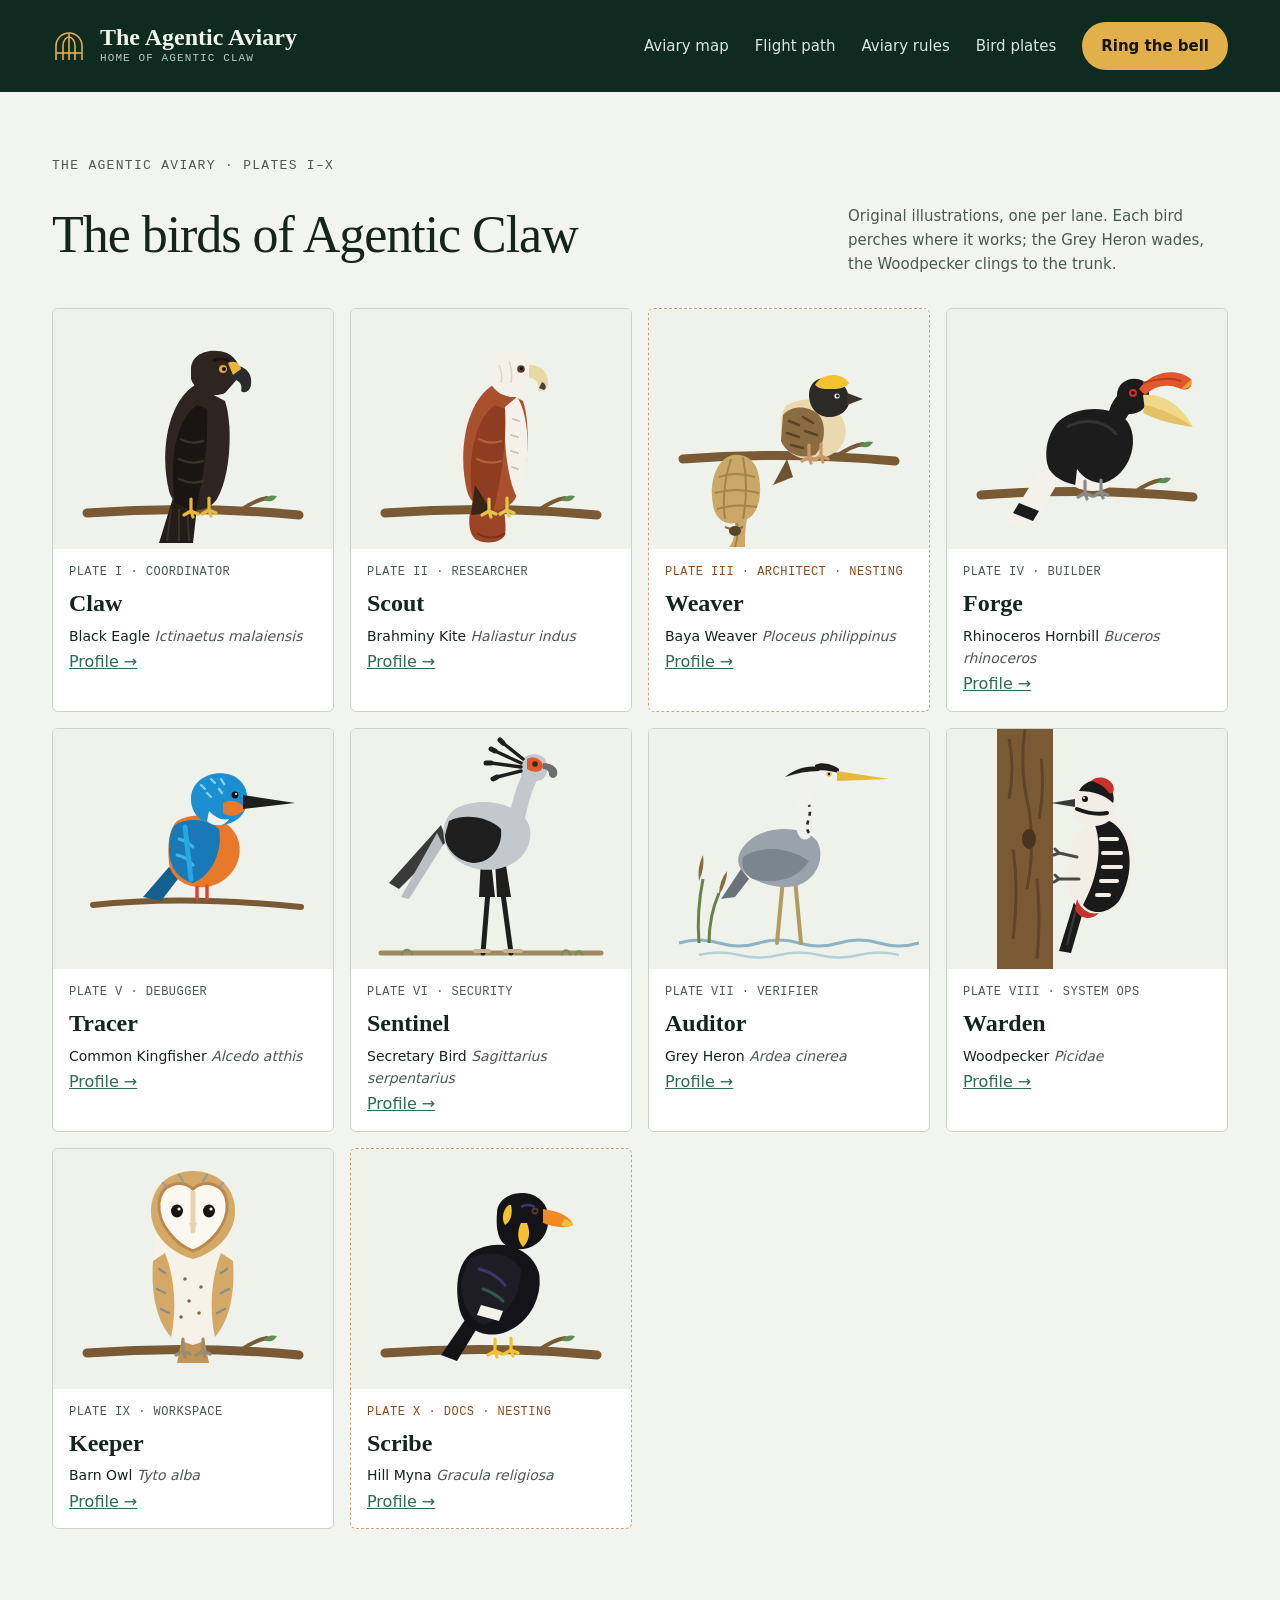
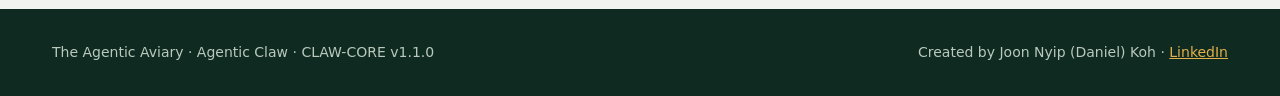
<file: birds.html>
<!doctype html>
<html lang="en">
<head>
<meta charset="utf-8">
<meta name="viewport" content="width=device-width, initial-scale=1">
<meta http-equiv="Content-Security-Policy" content="default-src 'self'; style-src 'self' 'unsafe-inline' https://fonts.googleapis.com; font-src https://fonts.gstatic.com; img-src 'self' data:; script-src 'self'; connect-src 'self'; object-src 'none'; base-uri 'self'; frame-ancestors 'none'">
<meta name="referrer" content="strict-origin-when-cross-origin">
<title>Bird plates — The Agentic Aviary</title>
<meta name="description" content="Original illustrations of the ten birds of Agentic Claw, one per lane.">
<meta property="og:title" content="Bird plates — The Agentic Aviary">
<meta property="og:description" content="Original illustrations of the ten birds of Agentic Claw, one per lane.">
<meta property="og:image" content="assets/birds/claw.svg">
<link rel="icon" href="assets/favicon.svg" type="image/svg+xml">
<link rel="preconnect" href="https://fonts.googleapis.com">
<link rel="preconnect" href="https://fonts.gstatic.com" crossorigin>
<link rel="stylesheet" href="https://fonts.googleapis.com/css2?family=Newsreader:ital,opsz,wght@0,6..72,400;0,6..72,500;0,6..72,600;1,6..72,400;1,6..72,500&family=Inter:wght@400;500;600&family=IBM+Plex+Mono:wght@400;500&display=swap">
<link rel="stylesheet" href="assets/style.css">
</head>
<body>
<a class="skip" href="#main">Skip to content</a>
<div class="canopy">
<header class="wrap"><nav class="nav" aria-label="Main">
<a class="brand" href="index.html"><svg width="34" height="34" viewBox="0 0 34 34" aria-hidden="true" fill="none" stroke="#E2B04A" stroke-width="1.6"><path d="M4 31 V17 A13 13 0 0 1 30 17 V31"/><path d="M11 31 V17 A6 9 0 0 1 23 17 V31"/><path d="M17 4 V31"/><path d="M4 24 H30"/></svg><span><span class="brand-name">The Agentic Aviary</span><span class="brand-sub">HOME OF AGENTIC CLAW</span></span></a>
<div class="nav-links"><a href="index.html#map">Aviary map</a><a href="index.html#flight">Flight path</a><a href="index.html#rules">Aviary rules</a><a href="birds.html">Bird plates</a><a class="btn btn-gold" href="index.html#gates">Ring the bell</a></div>
</nav></header>
</div>
<main id="main" class="wrap">
<div class="plates-head"><div class="section-head"><p class="kicker">THE AGENTIC AVIARY · PLATES I–X</p><h1>The birds of Agentic Claw</h1></div>
<p class="lead" style="max-width:380px;font-size:15px">Original illustrations, one per lane. Each bird perches where it works; the Grey Heron wades, the Woodpecker clings to the trunk.</p></div>
<div class="plates"><figure class="plate" id="plate-claw">
<img src="assets/birds/claw.svg" alt="Black Eagle perched on a branch" width="240" height="240" loading="lazy">
<figcaption><span class="bird-meta">PLATE I · COORDINATOR</span>
<span class="name">Claw</span><span class="species">Black Eagle <i>Ictinaetus malaiensis</i></span>
<a href="index.html#bird-claw">Profile →</a></figcaption></figure><figure class="plate" id="plate-scout">
<img src="assets/birds/scout.svg" alt="Brahminy Kite perched on a branch" width="240" height="240" loading="lazy">
<figcaption><span class="bird-meta">PLATE II · RESEARCHER</span>
<span class="name">Scout</span><span class="species">Brahminy Kite <i>Haliastur indus</i></span>
<a href="index.html#bird-scout">Profile →</a></figcaption></figure><figure class="plate nesting" id="plate-weaver">
<img src="assets/birds/weaver.svg" alt="Baya Weaver beside its hanging woven nest" width="240" height="240" loading="lazy">
<figcaption><span class="bird-meta nest">PLATE III · ARCHITECT · NESTING</span>
<span class="name">Weaver</span><span class="species">Baya Weaver <i>Ploceus philippinus</i></span>
<a href="index.html#bird-weaver">Profile →</a></figcaption></figure><figure class="plate" id="plate-forge">
<img src="assets/birds/forge.svg" alt="Rhinoceros Hornbill with its upturned orange casque" width="240" height="240" loading="lazy">
<figcaption><span class="bird-meta">PLATE IV · BUILDER</span>
<span class="name">Forge</span><span class="species">Rhinoceros Hornbill <i>Buceros rhinoceros</i></span>
<a href="index.html#bird-forge">Profile →</a></figcaption></figure><figure class="plate" id="plate-tracer">
<img src="assets/birds/tracer.svg" alt="Kingfisher perched on a thin twig" width="240" height="240" loading="lazy">
<figcaption><span class="bird-meta">PLATE V · DEBUGGER</span>
<span class="name">Tracer</span><span class="species">Common Kingfisher <i>Alcedo atthis</i></span>
<a href="index.html#bird-tracer">Profile →</a></figcaption></figure><figure class="plate" id="plate-sentinel">
<img src="assets/birds/sentinel.svg" alt="Secretary Bird standing on long legs with its quill crest" width="240" height="240" loading="lazy">
<figcaption><span class="bird-meta">PLATE VI · SECURITY</span>
<span class="name">Sentinel</span><span class="species">Secretary Bird <i>Sagittarius serpentarius</i></span>
<a href="index.html#bird-sentinel">Profile →</a></figcaption></figure><figure class="plate" id="plate-auditor">
<img src="assets/birds/auditor.svg" alt="Grey Heron wading among reeds" width="240" height="240" loading="lazy">
<figcaption><span class="bird-meta">PLATE VII · VERIFIER</span>
<span class="name">Auditor</span><span class="species">Grey Heron <i>Ardea cinerea</i></span>
<a href="index.html#bird-auditor">Profile →</a></figcaption></figure><figure class="plate" id="plate-warden">
<img src="assets/birds/warden.svg" alt="Pied woodpecker clinging to a tree trunk" width="240" height="240" loading="lazy">
<figcaption><span class="bird-meta">PLATE VIII · SYSTEM OPS</span>
<span class="name">Warden</span><span class="species">Woodpecker <i>Picidae</i></span>
<a href="index.html#bird-warden">Profile →</a></figcaption></figure><figure class="plate" id="plate-keeper">
<img src="assets/birds/keeper.svg" alt="Barn Owl with a heart-shaped white face" width="240" height="240" loading="lazy">
<figcaption><span class="bird-meta">PLATE IX · WORKSPACE</span>
<span class="name">Keeper</span><span class="species">Barn Owl <i>Tyto alba</i></span>
<a href="index.html#bird-keeper">Profile →</a></figcaption></figure><figure class="plate nesting" id="plate-scribe">
<img src="assets/birds/scribe.svg" alt="Hill Myna with yellow wattles and an orange bill" width="240" height="240" loading="lazy">
<figcaption><span class="bird-meta nest">PLATE X · DOCS · NESTING</span>
<span class="name">Scribe</span><span class="species">Hill Myna <i>Gracula religiosa</i></span>
<a href="index.html#bird-scribe">Profile →</a></figcaption></figure></div>
</main>
<footer><div class="wrap"><span>The Agentic Aviary · Agentic Claw · CLAW-CORE v1.1.0</span><span>Created by Joon Nyip (Daniel) Koh · <a href="https://www.linkedin.com/in/joon-nyip-koh-6a219234/" rel="noopener">LinkedIn</a></span></div></footer>
</body>
</html>
</file>
<file: assets/style.css>
/* The Agentic Aviary — site styles */
:root{
  --paper:#F2F4EF; --paper-2:#E6EBE3; --card:#FFFFFF; --rule:#CBD3C9;
  --ink:#14251C; --ink-2:#33443A; --muted:#4A5A50;
  --canopy:#0F2A21; --canopy-line:#2C5244; --on-canopy:#EEF3EC; --on-canopy-2:#B9C9BE;
  --green:#2F6B4F; --green-dark:#1E4A36; --gold:#E2B04A; --rust:#8A3B1F; --nest:#8A4B1F;
  --serif:Newsreader, Georgia, 'Times New Roman', serif;
  --sans:Inter, system-ui, -apple-system, 'Segoe UI', sans-serif;
  --mono:'IBM Plex Mono', ui-monospace, Menlo, monospace;
}
*{box-sizing:border-box}
html{scroll-behavior:smooth}
body{margin:0;background:var(--paper);color:var(--ink);font:16px/1.6 var(--sans)}
img{max-width:100%;display:block}
a{color:var(--green)} a:hover{color:var(--green-dark)}
:focus-visible{outline:3px solid var(--gold);outline-offset:2px}
.skip{position:absolute;left:-999px;top:0;background:var(--gold);color:#1A1404;padding:8px 12px;z-index:10}
.skip:focus{left:8px}
.wrap{max-width:1240px;margin:0 auto;padding:0 32px}
.kicker{margin:0;font-family:var(--mono);font-size:13px;letter-spacing:.1em;color:var(--muted)}
.serif{font-family:var(--serif)}
h1,h2,h3,h4{font-family:var(--serif);font-weight:500;letter-spacing:-.02em;margin:0}
h2{font-size:clamp(36px,5vw,52px);line-height:1.04}
.lead{font-size:17px;color:var(--muted);max-width:680px;margin:0}
.btn{display:inline-block;text-decoration:none;font-weight:600;padding:14px 22px;border-radius:999px;border:1px solid transparent;min-height:44px}
.btn-gold{background:var(--gold);color:#1A1404}
.btn-gold:hover{background:#EDC266;color:#1A1404}
.btn-ghost-dark{border-color:#4E7464;color:var(--on-canopy)}
.btn-ghost-dark:hover{border-color:var(--on-canopy);color:#fff}
.btn-green{background:var(--green);color:#fff}
.btn-green:hover{background:var(--green-dark);color:#fff}
.btn-ghost{border-color:var(--ink);color:var(--ink)}
.btns{display:flex;flex-wrap:wrap;gap:12px}

/* header + hero */
.canopy{background:var(--canopy);color:var(--on-canopy)}
.nav{display:flex;flex-wrap:wrap;align-items:center;justify-content:space-between;gap:16px;padding-top:22px;padding-bottom:22px}
.brand{display:flex;align-items:center;gap:14px;text-decoration:none;color:var(--on-canopy)}
.brand:hover{color:#fff}
.brand-name{display:block;font-family:var(--serif);font-size:24px;font-weight:600;line-height:1.1}
.brand-sub{display:block;font-family:var(--mono);font-size:11px;letter-spacing:.1em;color:var(--on-canopy-2)}
.nav-links{display:flex;flex-wrap:wrap;align-items:center;gap:26px;font-size:15px}
.nav-links a{color:#DCE6DE;text-decoration:none}
.nav-links a:hover{color:#fff}
.nav-links .btn{padding:11px 18px}
.nav-links a.btn-gold,.nav-links a.btn-gold:hover{color:#1A1404}
.hero{display:flex;flex-wrap:wrap;gap:48px;align-items:center;padding-top:56px;padding-bottom:88px}
.hero-text{flex:1 1 440px;min-width:0;display:flex;flex-direction:column;gap:22px}
.hero .kicker{color:var(--gold)}
.hero h1{font-size:clamp(48px,7vw,72px);line-height:1;letter-spacing:-.025em}
.hero-tag{margin:0;font-family:var(--serif);font-style:italic;font-size:clamp(20px,2.4vw,26px);line-height:1.35;color:#DCE6DE}
.hero-body{margin:0;font-size:17px;color:var(--on-canopy-2);max-width:560px}
.dome{flex:1 1 520px;min-width:0;margin:0;display:flex;flex-direction:column;gap:12px}
.dome-box{position:relative;width:100%;max-width:620px;margin:0 auto;aspect-ratio:600/520}
.dome-box>svg{position:absolute;inset:0;width:100%;height:100%}
.perch{position:absolute;transform:translate(-50%,-100%);display:flex;flex-direction:column;align-items:center;gap:2px;text-decoration:none}
.perch .disc{width:clamp(48px,11vw,68px);height:clamp(48px,11vw,68px);border-radius:50%;background:var(--paper);border:2px solid var(--gold);overflow:hidden}
.perch .disc img{width:100%;height:100%}
.perch.nesting .disc{border-style:dashed;opacity:.8}
.perch .tag{font-size:12px;font-weight:600;color:var(--on-canopy);background:rgba(15,42,33,.85);padding:1px 6px;border-radius:4px;white-space:nowrap}
.perch:hover .disc{border-color:#fff}
.dome figcaption{text-align:center;font-family:var(--mono);font-size:12px;color:var(--on-canopy-2)}

/* zones */
.section{padding-top:96px;padding-bottom:40px}
.section-head{display:flex;flex-direction:column;gap:16px}
.zone{padding-top:32px;padding-bottom:40px}
.zone-head{display:flex;flex-wrap:wrap;align-items:baseline;gap:8px 20px;border-top:1.5px solid var(--ink);padding-top:18px;margin-bottom:20px}
.zone-head h3{font-size:32px;font-weight:600;letter-spacing:-.01em}
.zone-head p{margin:0;font-family:var(--serif);font-style:italic;color:var(--muted)}
.birds{display:grid;grid-template-columns:repeat(auto-fill,minmax(min(340px,100%),1fr));gap:16px}
.bird{background:var(--card);border:1px solid var(--rule);border-radius:6px;padding:24px;display:flex;flex-direction:column;gap:14px;scroll-margin-top:24px}
.bird.nesting{border-style:dashed;border-color:#C9A27A}
.bird-top{display:flex;gap:16px;align-items:center}
.bird-top img{flex:none;width:112px;height:112px;border-radius:8px;background:#EEF2EB}
.bird-meta{font-family:var(--mono);font-size:12px;letter-spacing:.04em;color:var(--muted)}
.bird h4{font-size:28px;font-weight:600;line-height:1.1;letter-spacing:-.01em}
.bird h4 span{font-weight:400;font-style:italic;font-size:19px;color:var(--muted)}
.call{margin:0;font-family:var(--serif);font-style:italic;font-size:18px;color:#2F4A3B}
.facts{margin:0;display:grid;grid-template-columns:76px 1fr;gap:6px 12px;font-size:14px}
.facts dt{color:var(--muted)} .facts dd{margin:0}
.facts dt.never{color:var(--rust);font-weight:600}
.nest-tag{align-self:flex-start;font-family:var(--mono);font-size:12px;color:var(--nest);border:1px dashed #C9A27A;border-radius:999px;padding:3px 10px}

/* flight */
.band{background:var(--paper-2);margin-top:56px}
.band .wrap{padding-top:88px;padding-bottom:88px;display:flex;flex-direction:column;gap:40px}
.flight{list-style:none;margin:0;padding:0;display:grid;grid-template-columns:repeat(auto-fit,minmax(150px,1fr));gap:24px 0}
.flight li{display:flex;flex-direction:column;gap:10px;padding-right:16px}
.flight .line{display:flex;align-items:center}
.flight .dot{flex:none;width:18px;height:18px;border-radius:50%;background:var(--paper);border:2px solid var(--ink)}
.flight .dot.key{background:var(--gold)}
.flight .dash{flex:1;border-top:2px dashed #8FA597}
.flight .who{font-family:var(--mono);font-size:12px;color:var(--muted)}
.flight .title{font-family:var(--serif);font-size:22px;font-weight:600;line-height:1.15}
.flight .body{font-size:14px;color:var(--ink-2)}
.note{margin:0;font-size:15px;color:var(--muted)}

/* rules */
.rules{background:var(--canopy);color:var(--on-canopy)}
.rules .wrap{padding-top:88px;padding-bottom:88px;display:flex;flex-wrap:wrap;gap:56px}
.rules-head{flex:1 1 360px;display:flex;flex-direction:column;gap:16px}
.rules-head .kicker{color:var(--gold)}
.rules-head p:last-child{margin:0;font-size:17px;color:var(--on-canopy-2)}
.rules ol{flex:1 1 520px;margin:0;padding:0 0 0 28px;font-family:var(--serif);font-size:20px}
.rules li{padding:14px 0 14px 8px;border-bottom:1px solid var(--canopy-line)}

/* gates */
.gates{padding-top:96px;padding-bottom:96px;display:flex;flex-direction:column;gap:32px}
.gate-grid{display:grid;grid-template-columns:repeat(auto-fit,minmax(min(300px,100%),1fr));gap:16px}
.gate{background:var(--card);border:1px solid var(--rule);border-radius:6px;padding:24px;display:flex;flex-direction:column;gap:10px;min-width:0}
.gate .kicker{color:var(--green);font-size:12px}
.gate h3{font-size:26px;font-weight:600}
.gate p{margin:0;font-size:15px;color:var(--ink-2)}
.gate code{font-family:var(--mono);font-size:12.5px;background:#EEF2EB;border-radius:4px;padding:10px 12px;overflow-x:auto;white-space:nowrap;display:block}

/* plates page */
.plates-head{display:flex;flex-wrap:wrap;justify-content:space-between;align-items:flex-end;gap:12px;padding-top:64px;padding-bottom:32px}
.plates-head h1{font-size:clamp(38px,5vw,52px)}
.plates{display:grid;grid-template-columns:repeat(auto-fill,minmax(min(230px,100%),1fr));gap:16px;padding-bottom:80px}
.plate{margin:0;background:var(--card);border:1px solid var(--rule);border-radius:6px;overflow:hidden}
.plate.nesting{border-style:dashed;border-color:#C9A27A}
.plate img{width:100%;aspect-ratio:1;background:#EEF2EB}
.plate figcaption{padding:14px 16px;display:flex;flex-direction:column;gap:2px}
.plate .bird-meta.nest{color:var(--nest)}
.plate .name{font-family:var(--serif);font-size:24px;font-weight:600}
.plate .species{font-size:14px} .plate .species i{color:var(--muted)}

footer{background:var(--canopy);color:var(--on-canopy-2)}
footer .wrap{padding-top:32px;padding-bottom:32px;display:flex;flex-wrap:wrap;justify-content:space-between;gap:16px;font-size:14px}
footer a{color:var(--gold)} footer a:hover{color:#EDC266}

@media (max-width:640px){
  .wrap{padding-left:20px;padding-right:20px}
  .nav-links{gap:16px}
  .hero{padding-top:32px;padding-bottom:64px}
  .section{padding-top:64px}
  .bird-top img{width:88px;height:88px}
  .perch .disc{width:38px;height:38px;border-width:1.5px}
  .perch .tag{font-size:10px;padding:0 4px}
  .perch{gap:1px}
  .rules ol{font-size:18px}
}
@media (prefers-reduced-motion:reduce){html{scroll-behavior:auto}}

/* Stack ladder + comparison + scenes (2026-11-17) */
.ladder{display:grid;grid-template-columns:repeat(auto-fit,minmax(min(300px,100%),1fr));gap:10px}
.ladder .rung{background:var(--card);border:1px solid var(--rule);border-left:4px solid var(--gold);border-radius:6px;padding:16px}
.ladder .rung span{display:block;font-family:var(--mono);font-size:12px;color:var(--green);margin-bottom:4px}
.ladder .rung h3{font-size:19px;font-weight:600;margin:0 0 6px}
.ladder .rung p{margin:0;font-size:14px;color:var(--ink-2)}
.compare{width:100%;border-collapse:collapse;font-size:14.5px;background:var(--card);border:1px solid var(--rule);border-radius:6px;overflow:hidden}
.compare th,.compare td{padding:12px 14px;border-bottom:1px solid var(--rule);text-align:left;vertical-align:top}
.compare thead th{background:var(--canopy);color:var(--on-canopy);font-size:13px;font-family:var(--mono);letter-spacing:.05em}
.compare td:first-child{font-weight:600;max-width:190px}
.compare td:not(:first-child){width:230px}
.compare .yes{color:var(--green);font-weight:600}
.compare .no{color:#9C4A3C;font-weight:600}
.scenes{display:grid;grid-template-columns:repeat(auto-fill,minmax(min(260px,100%),1fr));gap:16px}
.scenes figure{margin:0;background:var(--card);border:1px solid var(--rule);border-radius:6px;overflow:hidden}
.scenes img{aspect-ratio:3/2;object-fit:cover;width:100%}
.scenes figcaption{padding:10px 14px;font-size:13px}
.scenes figcaption span{display:block;font-family:var(--mono);font-size:11px;letter-spacing:.06em;color:var(--green)}
.tablewrap{overflow-x:auto;border-radius:6px}
/* Compare table responsive fix (2026-11-17): kill hard column widths, scroll on desktop, stack rows on mobile */
.compare th,.compare td{width:auto}
.tablewrap{-webkit-overflow-scrolling:touch}
.compare{min-width:640px}
@media (max-width:760px){
  .tablewrap{overflow-x:visible;border-radius:6px;border:none}
  .compare{min-width:0;border:none;background:transparent}
  .compare thead{display:none}
  .compare tbody tr{display:block;background:var(--card);border:1px solid var(--rule);border-radius:6px;margin-bottom:10px;padding:6px 0}
  .compare tbody td{display:block;padding:6px 14px;border-bottom:none}
  .compare tbody td:first-child{font-family:var(--mono);font-size:12px;letter-spacing:.05em;color:var(--green);padding-bottom:2px}
  .compare td.no,.compare td.yes{font-weight:600}
}
/* Pricing (2026-11-17) */
.pricing{display:grid;grid-template-columns:repeat(auto-fit,minmax(min(280px,100%),1fr));gap:16px;max-width:980px}
.tier{background:var(--card);border:1px solid var(--rule);border-radius:6px;padding:28px;display:flex;flex-direction:column;gap:14px}
.tier.featured{border:2px solid var(--gold);box-shadow:0 6px 24px rgba(226,176,74,.14)}
.price{font-family:var(--serif);font-size:56px;font-weight:600;line-height:1}
.price small{font-family:var(--mono);font-size:14px;color:var(--ink-2);font-weight:400}
.tier .kicker{color:var(--green);font-size:12px}
.tier.featured .kicker{color:#8C6A3F}
.tier ul{margin:0;padding:0 0 0 20px;font-size:15px;color:var(--ink-2);display:grid;gap:8px}
.tier footer{margin-top:auto}
.tier .tag-top{font-family:var(--mono);font-size:11px;letter-spacing:.08em;color:#8C6A3F}
.credit{background:var(--card);border:1px dashed var(--rule);border-radius:6px;padding:24px;font-size:15px;color:var(--ink-2);max-width:980px}
/* Scenes: respect original painting aspect (mobile alignment fix, 2026-11-17)
   portrait (2:3 originals → 4:5 box) · square (1:1) — subject kept via object-position */
.scenes figure.p-portrait img{aspect-ratio:4/5;object-position:50% 40%}
.scenes figure.p-square img{aspect-ratio:1/1;object-position:50% 25%}
.scenes figure.p-nest img{aspect-ratio:4/5;object-position:50% 55%}
</file>
